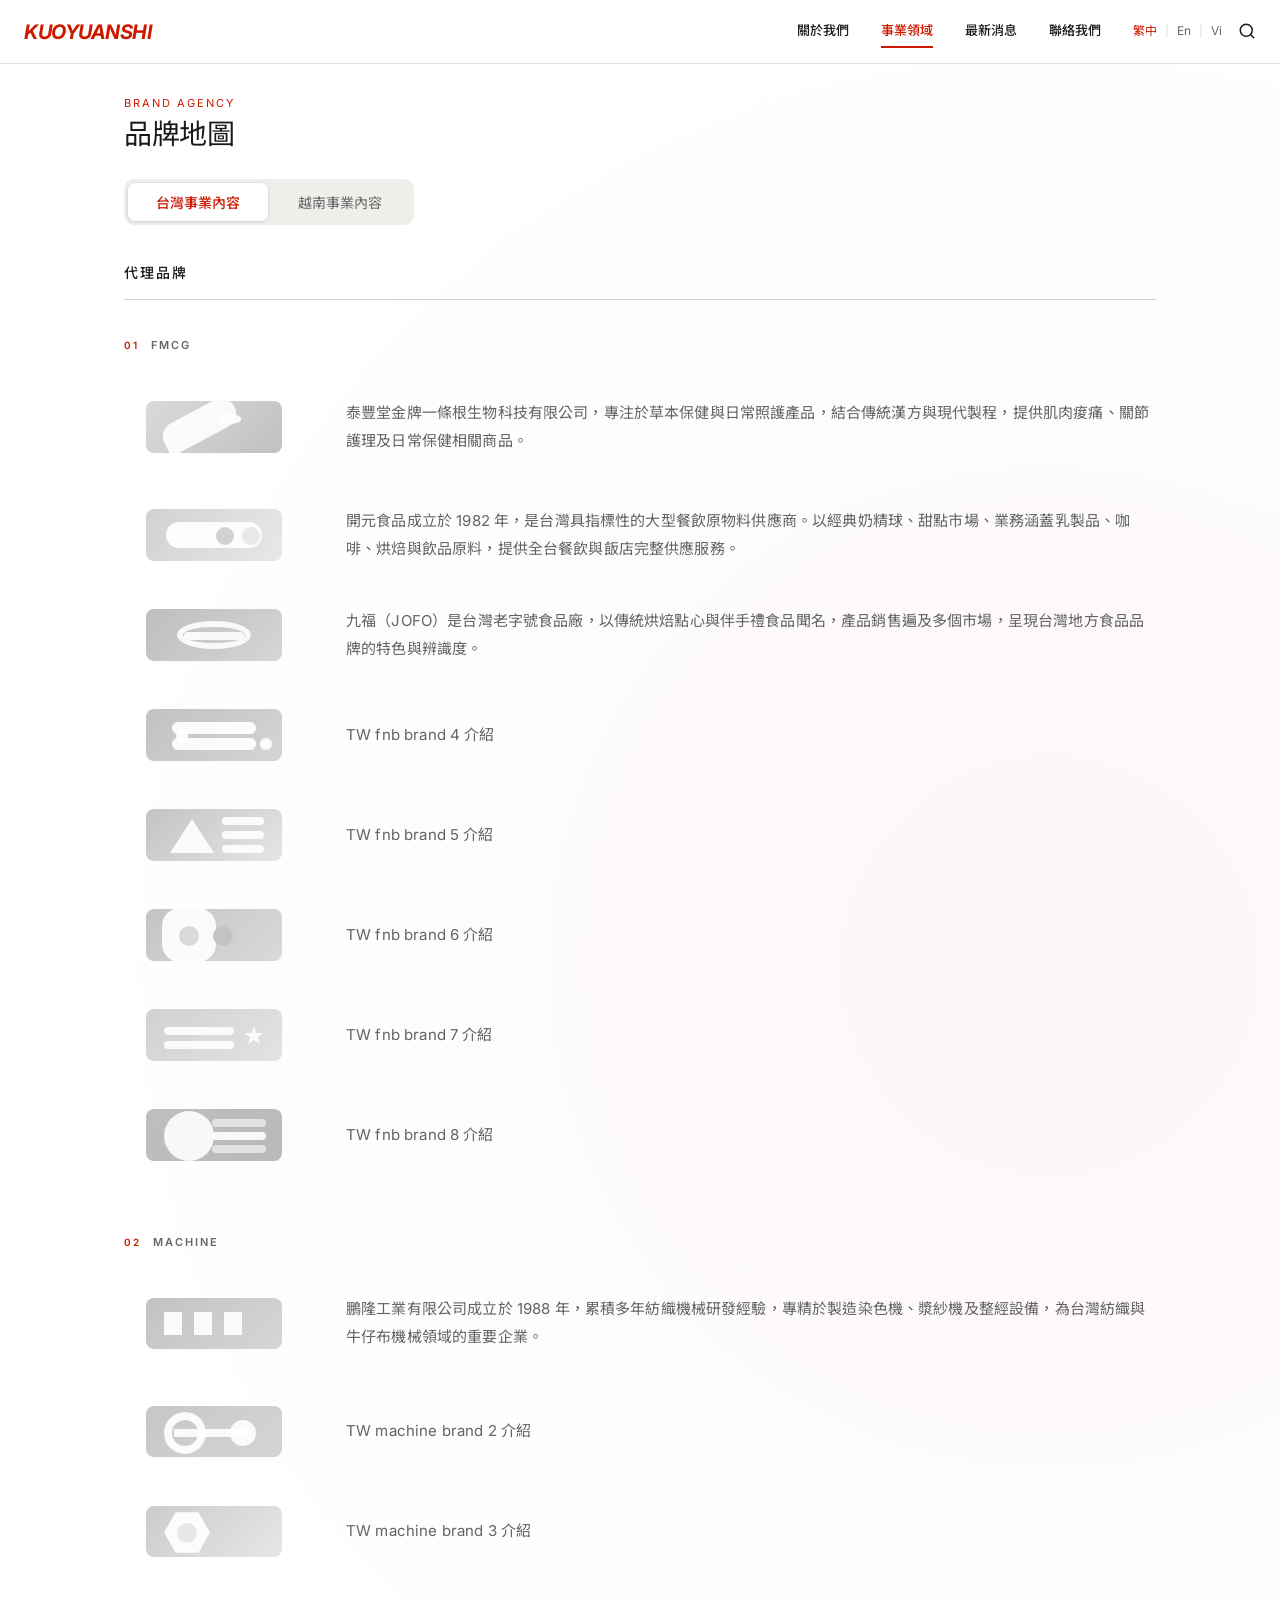
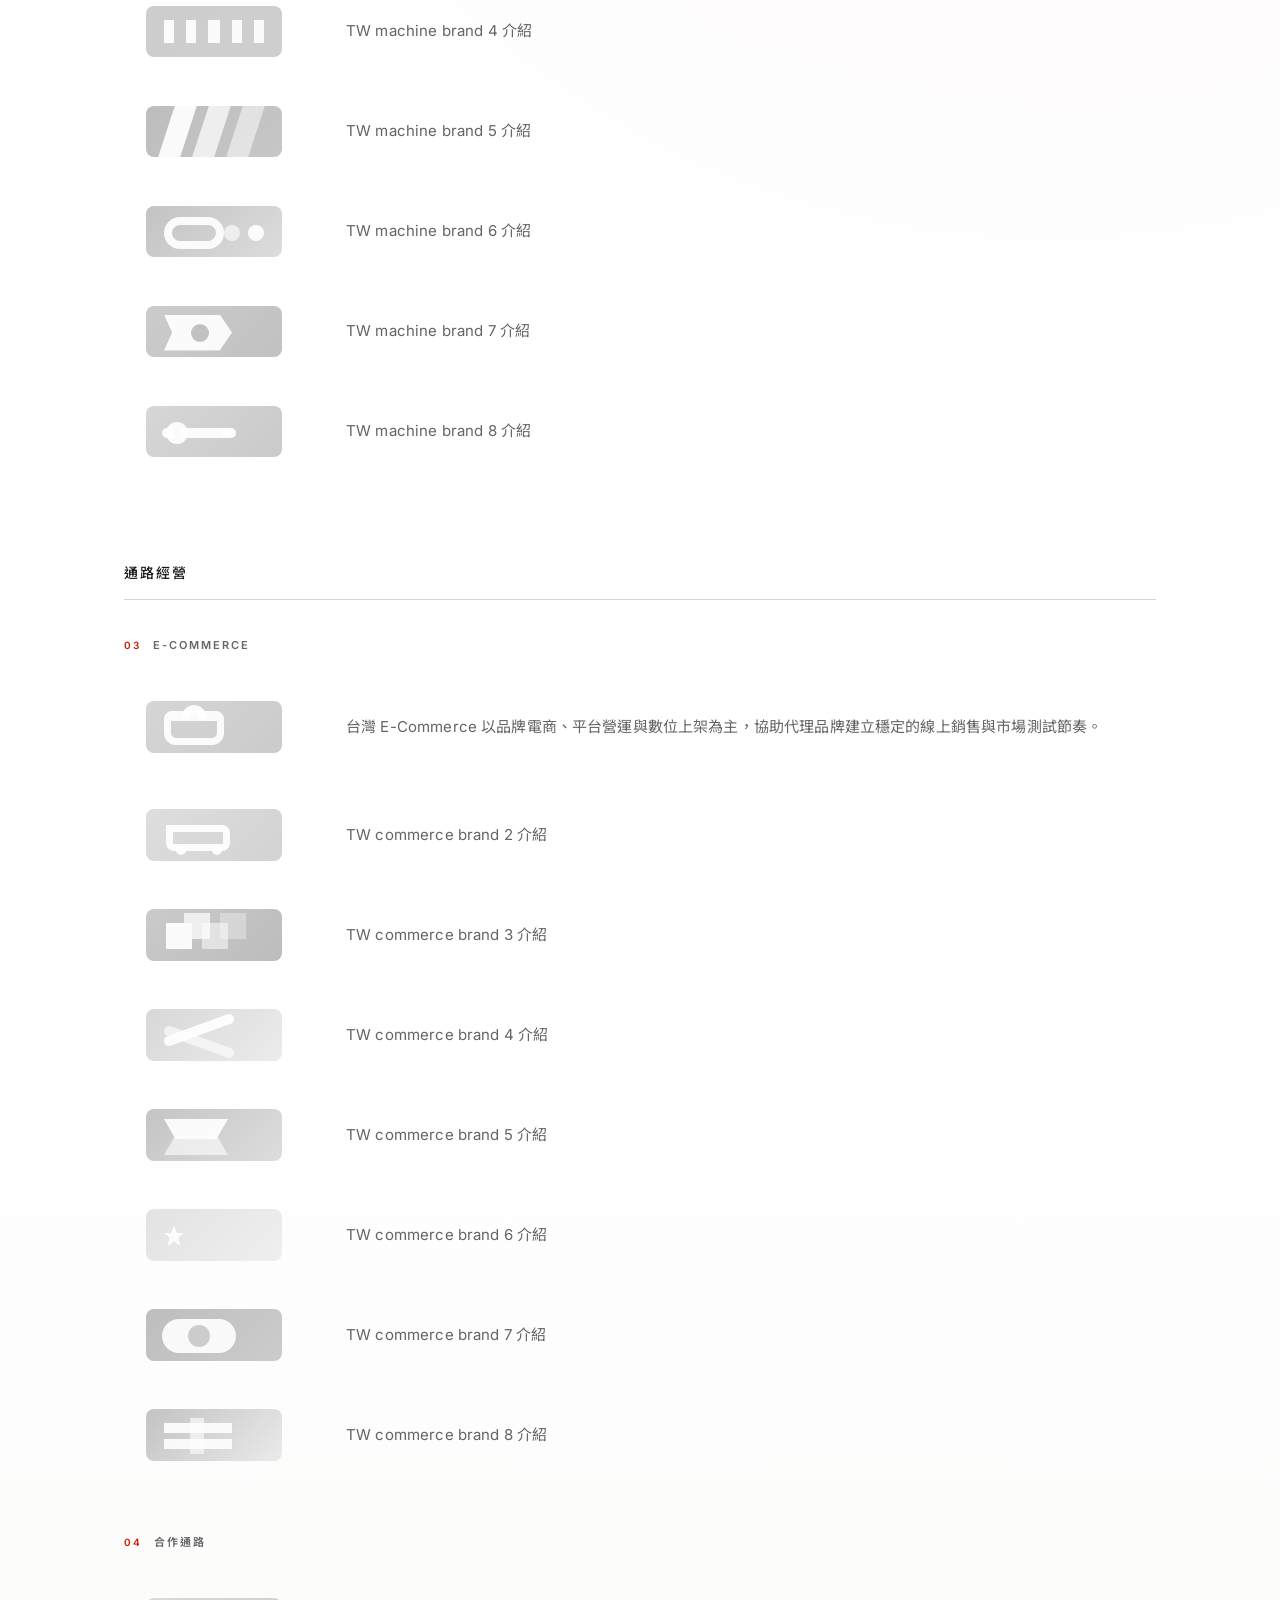
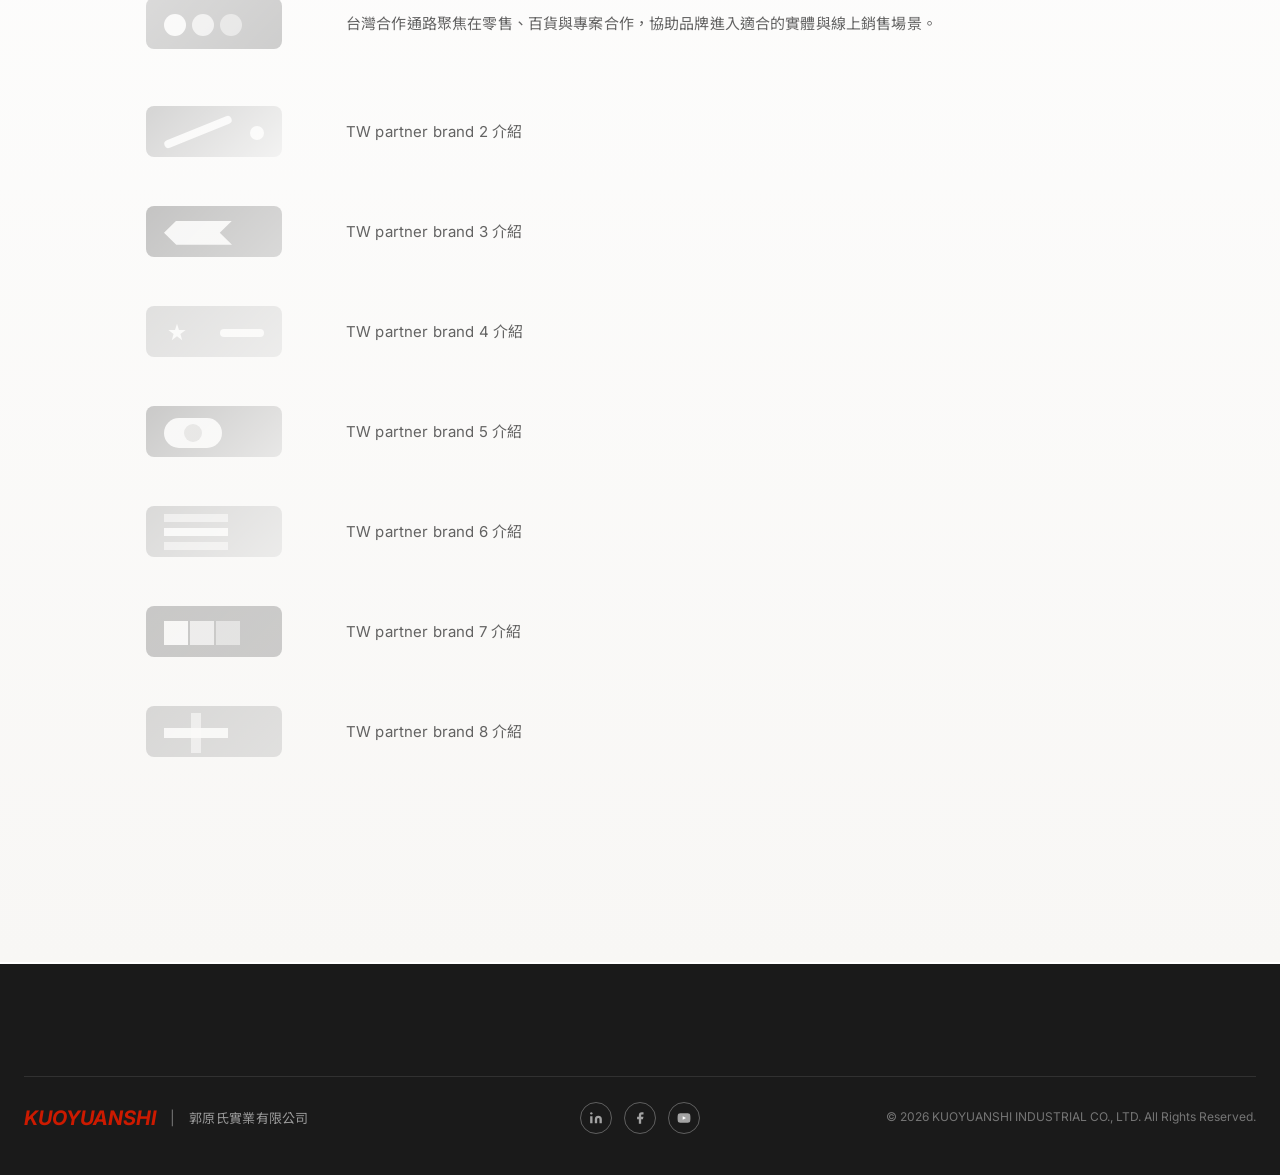
<file: brand-agency.html>
<!DOCTYPE html>
<html lang="zh-TW">
<head>
  <meta charset="UTF-8">
  <meta http-equiv="X-UA-Compatible" content="IE=edge">
  <meta name="viewport" content="width=device-width,initial-scale=1.0,minimum-scale=1.0">
  <title>品牌地圖 | 郭原氏工業股份有限公司</title>
  <meta name="description" content="郭原氏工業品牌地圖頁面。以品牌 Logo 版圖整理代理品牌與通路經營的布局。">
  <link rel="preconnect" href="https://fonts.googleapis.com">
  <link rel="preconnect" href="https://fonts.gstatic.com" crossorigin>
  <link href="https://fonts.googleapis.com/css2?family=Inter:wght@300;400;500;600;700&family=Noto+Sans+TC:wght@300;400;500&family=Noto+Serif+TC:wght@300;400&display=swap" rel="stylesheet">
  <link rel="stylesheet" href="style.css?v=67">
</head>
<body>

<header class="hdr">
  <div class="hdr-inner">
    <a href="index.html" class="hdr-logo">KUOYUANSHI</a>
    <nav class="hdr-nav">
      <a href="about.html" class="nav-link">關於我們</a>
      <a href="business.html" class="nav-link active">事業領域</a>
      <a href="news.html" class="nav-link">最新消息</a>
      <a href="contact.html" class="nav-link">聯絡我們</a>
    </nav>
    <div class="hdr-tools">
      <div class="lang-sw">
        <a href="#" class="active">繁中</a>
        <span class="lang-sep">|</span>
        <a href="#">En</a>
        <span class="lang-sep">|</span>
        <a href="#">Vi</a>
      </div>
      <button class="ico-search" aria-label="搜尋">
        <svg viewBox="0 0 24 24" fill="none" stroke="currentColor" stroke-width="2" stroke-linecap="round" stroke-linejoin="round"><circle cx="11" cy="11" r="8"/><line x1="21" y1="21" x2="16.65" y2="16.65"/></svg>
      </button>
      <button class="btn-menu" id="btn-menu" aria-label="選單" aria-expanded="false">
        <span></span><span></span><span></span>
      </button>
    </div>
  </div>
  <nav class="mob-nav" id="mob-nav">
    <a href="about.html">關於我們</a>
    <a href="business.html" class="active">事業領域</a>
    <a href="news.html">最新消息</a>
    <a href="contact.html">聯絡我們</a>
  </nav>
</header>

<main class="bd-list-page" style="margin-top: var(--hdr-h);">
  <section class="bd-list-hero">
    <div class="inner bd-list-inner">
      <div class="bd-list-heading">
        <p class="sect-label" data-bmap-text="page_label_en">BRAND AGENCY</p>
        <h1 data-bmap-text="page_heading_zh">品牌地圖</h1>
      </div>

      <div class="bd-list-tabs" role="tablist" aria-label="市場事業內容切換">
        <button class="bd-list-tab is-active" id="bd-list-tab-tw" type="button" role="tab" aria-selected="true" aria-controls="bd-list-panel-tw" data-region-tab="tw" data-bmap-text="tab_tw_label">
          台灣事業內容
        </button>
        <button class="bd-list-tab" id="bd-list-tab-vn" type="button" role="tab" aria-selected="false" aria-controls="bd-list-panel-vn" data-region-tab="vn" tabindex="-1" data-bmap-text="tab_vn_label">
          越南事業內容
        </button>
      </div>

      <div class="bd-list-panels" id="bd-list-panels"></div>
    </div>
  </section>
</main>

<script>
  (() => {
    const panelsRoot = document.getElementById('bd-list-panels');
    const tabs = Array.from(document.querySelectorAll('[data-region-tab]'));

    const regions = [
      { key: 'tw', labelKey: 'tab_tw_label', label: '台灣事業內容' },
      { key: 'vn', labelKey: 'tab_vn_label', label: '越南事業內容' }
    ];

    const clusters = [
      {
        key: 'brand',
        titleKey: 'cluster_brand_title',
        title: '代理品牌',
        accent: 'red',
        categories: [
          { key: 'fnb', titleKey: 'fnb_title', title: 'FMCG', markClass: 'bd-logo-fnb' },
          { key: 'machine', titleKey: 'machine_title', title: 'Machine', markClass: 'bd-logo-machine' }
        ]
      },
      {
        key: 'channel',
        titleKey: 'cluster_channel_title',
        title: '通路經營',
        accent: 'blue',
        categories: [
          { key: 'commerce', titleKey: 'commerce_title', title: 'E-Commerce', markClass: 'bd-logo-commerce' },
          { key: 'partner', titleKey: 'partner_title', title: '合作通路', markClass: 'bd-logo-partner' }
        ]
      }
    ];

    const descriptions = {
      tw: {
        fnb: [
          '泰豐堂金牌一條根生物科技有限公司，專注於草本保健與日常照護產品，結合傳統漢方與現代製程，提供肌肉痠痛、關節護理及日常保健相關商品。',
          '開元食品成立於 1982 年，是台灣具指標性的大型餐飲原物料供應商。以經典奶精球、甜點市場、業務涵蓋乳製品、咖啡、烘焙與飲品原料，提供全台餐飲與飯店完整供應服務。',
          '九福（JOFO）是台灣老字號食品廠，以傳統烘焙點心與伴手禮食品聞名，產品銷售遍及多個市場，呈現台灣地方食品品牌的特色與辨識度。'
        ],
        machine: [
          '鵬隆工業有限公司成立於 1988 年，累積多年紡織機械研發經驗，專精於製造染色機、漿紗機及整經設備，為台灣紡織與牛仔布機械領域的重要企業。'
        ],
        commerce: [
          '台灣 E-Commerce 以品牌電商、平台營運與數位上架為主，協助代理品牌建立穩定的線上銷售與市場測試節奏。'
        ],
        partner: [
          '台灣合作通路聚焦在零售、百貨與專案合作，協助品牌進入適合的實體與線上銷售場景。'
        ]
      },
      vn: {
        fnb: [
          '越南 FMCG 代理內容以具市場潛力的食品、飲品與日常消費品牌為主，評估通路適配、品牌定位與在地銷售模式。',
          '針對越南市場的消費品代理，協助品牌從產品測試、通路洽談到上市節奏建立，降低跨境進入成本。',
          '以區域市場需求為基礎，篩選適合越南消費者與通路結構的品牌組合。'
        ],
        machine: [
          '越南 Machine 代理內容聚焦產業設備與工業供應鏈，協助台灣製造品牌對接越南在地需求與合作夥伴。'
        ],
        commerce: [
          'VN E-Commerce 介紹，協助品牌建立越南線上通路、商品上架、銷售測試與平台營運流程。'
        ],
        partner: [
          'VN Partner 介紹，聚焦越南在地代理、通路拓展與市場合作關係。'
        ]
      }
    };

    const descriptionFor = (regionKey, categoryKey, index) => {
      const list = descriptions[regionKey] && descriptions[regionKey][categoryKey];
      if (list && list[index]) return list[index];
      return `${regionKey === 'tw' ? 'TW' : 'VN'} ${categoryKey} brand ${index + 1} 介紹`;
    };

    const logoItems = (regionKey, category) => Array.from({ length: 8 }, (_, index) => {
      const number = index + 1;
      const row = document.createElement('li');
      row.className = 'bd-list-brand-row bd-logo-card';
      row.setAttribute('aria-label', `${regionKey === 'tw' ? '台灣' : '越南'} ${category.title} 品牌 ${number}`);
      row.dataset.bmapLogo = `${regionKey}_${category.key}_logo${number}_image_url`;
      row.dataset.bmapLogoFile = `${regionKey}_${category.key}_logo${number}_image_file`;

      const fallback = document.createElement('span');
      fallback.className = `bd-logo-mark ${category.markClass}-${number}`;

      const copy = document.createElement('p');
      copy.className = 'bd-list-brand-copy';
      copy.dataset.bmapText = `${regionKey}_${category.key}_logo${number}_description`;
      copy.textContent = descriptionFor(regionKey, category.key, index);

      row.append(fallback, copy);
      return row;
    });

    const createCategory = (regionKey, category) => {
      const article = document.createElement('article');
      article.className = 'bd-list-category bd-logo-lane';

      const title = document.createElement('h4');
      title.className = 'bd-list-category-title';
      title.dataset.bmapText = category.titleKey;
      title.textContent = category.title;

      const logos = document.createElement('ul');
      logos.className = 'bd-list-brand-list';
      logos.setAttribute('aria-label', `${category.title} 品牌介紹`);
      logoItems(regionKey, category).forEach((item) => logos.appendChild(item));

      article.append(title, logos);
      return article;
    };

    const createCluster = (regionKey, cluster) => {
      const section = document.createElement('section');
      section.className = `bd-list-cluster bd-cluster-board bd-cluster-board-${cluster.key} bd-list-cluster-${cluster.accent}`;

      const header = document.createElement('header');
      header.className = 'bd-list-cluster-head bd-cluster-head';

      const title = document.createElement('h3');
      title.className = 'bd-list-cluster-title bd-cluster-title';
      title.dataset.bmapText = cluster.titleKey;
      title.textContent = cluster.title;

      header.appendChild(title);

      const list = document.createElement('div');
      list.className = 'bd-list-category-list';
      cluster.categories.forEach((category) => list.appendChild(createCategory(regionKey, category)));

      section.append(header, list);
      return section;
    };

    const createPanel = (region, index) => {
      const panel = document.createElement('section');
      panel.className = `bd-list-panel bd-region-panel${index === 0 ? ' is-active' : ''}`;
      panel.id = `bd-list-panel-${region.key}`;
      panel.setAttribute('role', 'tabpanel');
      panel.setAttribute('aria-labelledby', `bd-list-tab-${region.key}`);
      panel.dataset.regionPanel = region.key;
      if (index !== 0) panel.hidden = true;

      const sectionList = document.createElement('div');
      sectionList.className = 'bd-list-section-list';
      clusters.forEach((cluster) => sectionList.appendChild(createCluster(region.key, cluster)));

      panel.appendChild(sectionList);
      return panel;
    };

    regions.forEach((region, index) => panelsRoot.appendChild(createPanel(region, index)));

    const panels = Array.from(document.querySelectorAll('[data-region-panel]'));
    const activateRegion = (region) => {
      tabs.forEach((tab) => {
        const isActive = tab.dataset.regionTab === region;
        tab.classList.toggle('is-active', isActive);
        tab.setAttribute('aria-selected', String(isActive));
        tab.tabIndex = isActive ? 0 : -1;
      });

      panels.forEach((panel) => {
        const isActive = panel.dataset.regionPanel === region;
        panel.classList.toggle('is-active', isActive);
        panel.hidden = !isActive || panel.hasAttribute('data-bmap-empty');
      });
    };

    tabs.forEach((tab, index) => {
      tab.addEventListener('click', () => activateRegion(tab.dataset.regionTab));
      tab.addEventListener('keydown', (event) => {
        if (event.key !== 'ArrowRight' && event.key !== 'ArrowLeft') return;
        event.preventDefault();
        const direction = event.key === 'ArrowRight' ? 1 : -1;
        const nextIndex = (index + direction + tabs.length) % tabs.length;
        tabs[nextIndex].focus();
        activateRegion(tabs[nextIndex].dataset.regionTab);
      });
    });

    activateRegion('tw');
  })();
</script>
<footer class="ftr">
  <div class="inner ftr-body">
    <div class="ftr-nav">
      <div class="ftr-col" style="display:none" data-ftr-col="1">
        <h3>關於我們</h3>
        <ul class="ftr-list">
          <li><a href="about.html#corporate-profile">公司理念</a></li>
          <li><a href="about.html#president-message">董事長致詞</a></li>
          <li><a href="about.html#history">公司歷程</a></li>
          <li><a href="about.html#related-information">ESG 報告</a></li>
        </ul>
      </div>
      <div class="ftr-col" style="display:none" data-ftr-col="2">
        <h3>事業領域</h3>
        <ul class="ftr-list">
          <li><a href="#">工具機代理</a></li>
          <li><a href="#">品牌代理</a></li>
          <li><a href="#">電商營運</a></li>
          <li><a href="#">社區共融</a></li>
        </ul>
      </div>
      <div class="ftr-col" style="display:none" data-ftr-col="3">
        <h3>品牌事業</h3>
        <ul class="ftr-list">
          <li><a href="#">CoGrow 電商</a></li>
          <li><a href="#">Aramomart</a></li>
          <li><a href="#">越南分公司</a></li>
          <li><a href="#">合作夥伴</a></li>
        </ul>
      </div>
      <div class="ftr-col" style="display:none" data-ftr-col="4">
        <h3>聯絡資訊</h3>
        <ul class="ftr-list">
          <li><a href="contact.html" data-ftr="contact-link">聯絡我們</a></li>
          <li><a href="#" data-ftr="address-tw">台灣總部：台北市</a></li>
          <li><a href="#" data-ftr="address-vn">越南辦事處：河內市</a></li>
          <li><a href="#" data-ftr="email">info@kuoyuanshi.com</a></li>
        </ul>
      </div>
    </div>
    <div class="ftr-bottom">
      <div class="ftr-brand">
        <span class="ftr-logo">KUOYUANSHI</span>
        <span class="ftr-brand-sep" aria-hidden="true">|</span>
        <span class="ftr-brand-company" data-ftr="brand-company-name">郭原氏實業有限公司</span>
      </div>
      <div class="ftr-social">
        <a href="#" class="soc-link" aria-label="LinkedIn" data-ftr="linkedin"><svg width="14" height="14" viewBox="0 0 24 24" fill="currentColor"><path d="M16 8a6 6 0 016 6v7h-4v-7a2 2 0 00-2-2 2 2 0 00-2 2v7h-4v-7a6 6 0 016-6zM2 9h4v12H2z"/><circle cx="4" cy="4" r="2"/></svg></a>
        <a href="#" class="soc-link" aria-label="Facebook" data-ftr="facebook"><svg width="14" height="14" viewBox="0 0 24 24" fill="currentColor"><path d="M18 2h-3a5 5 0 00-5 5v3H7v4h3v8h4v-8h3l1-4h-4V7a1 1 0 011-1h3z"/></svg></a>
        <a href="#" class="soc-link" aria-label="YouTube" data-ftr="youtube"><svg width="14" height="14" viewBox="0 0 24 24" fill="currentColor"><path d="M22.54 6.42a2.78 2.78 0 00-1.95-1.96C18.88 4 12 4 12 4s-6.88 0-8.59.46a2.78 2.78 0 00-1.95 1.96A29 29 0 001 12a29 29 0 00.46 5.58A2.78 2.78 0 003.41 19.6C5.12 20 12 20 12 20s6.88 0 8.59-.46a2.78 2.78 0 001.95-1.95A29 29 0 0023 12a29 29 0 00-.46-5.58z"/><polygon fill="white" points="9.75 15.02 15.5 12 9.75 8.98 9.75 15.02"/></svg></a>
      </div>
      <p class="ftr-copy" data-ftr="copyright">© 2026 KUOYUANSHI INDUSTRIAL CO., LTD. All Rights Reserved.</p>
    </div>
  </div>
</footer>

<script src="main.js"></script>
<script src="metaobjects.js?v=20260813b"></script>
</body>
</html>
</file>
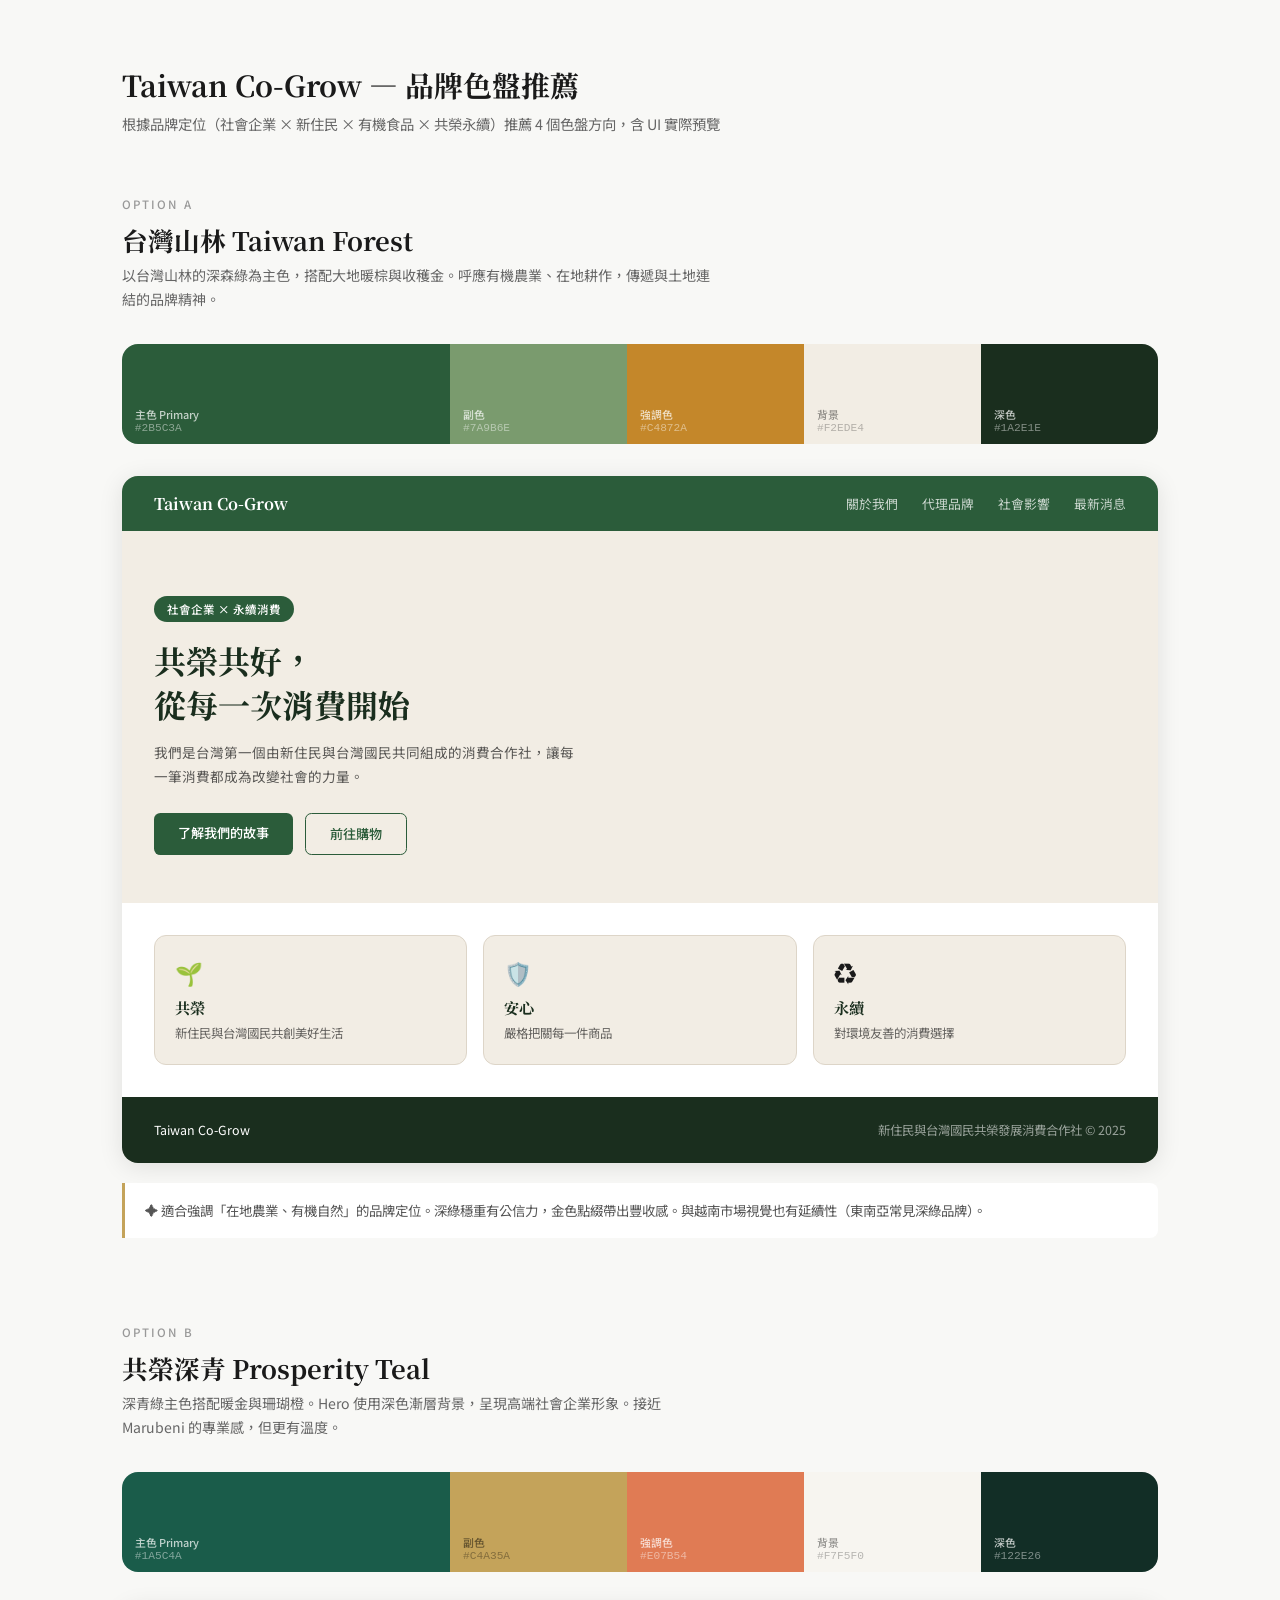
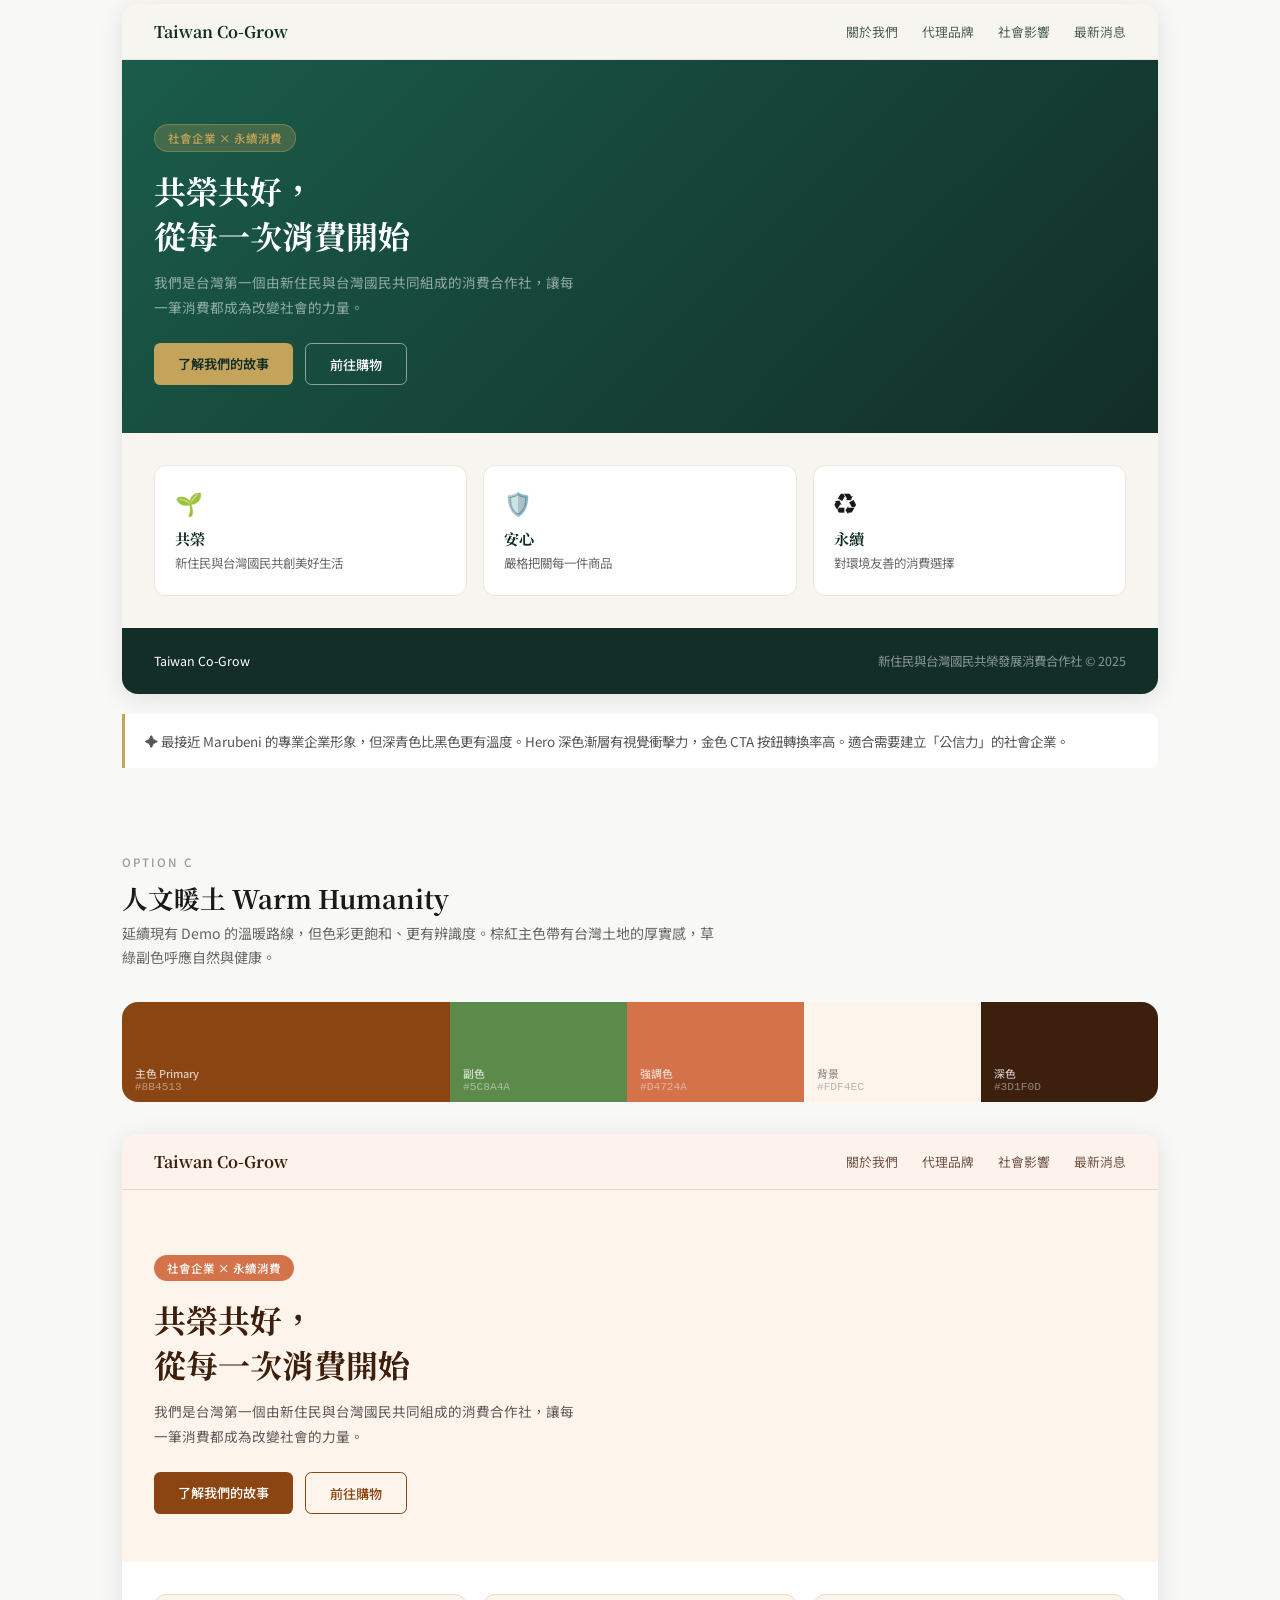
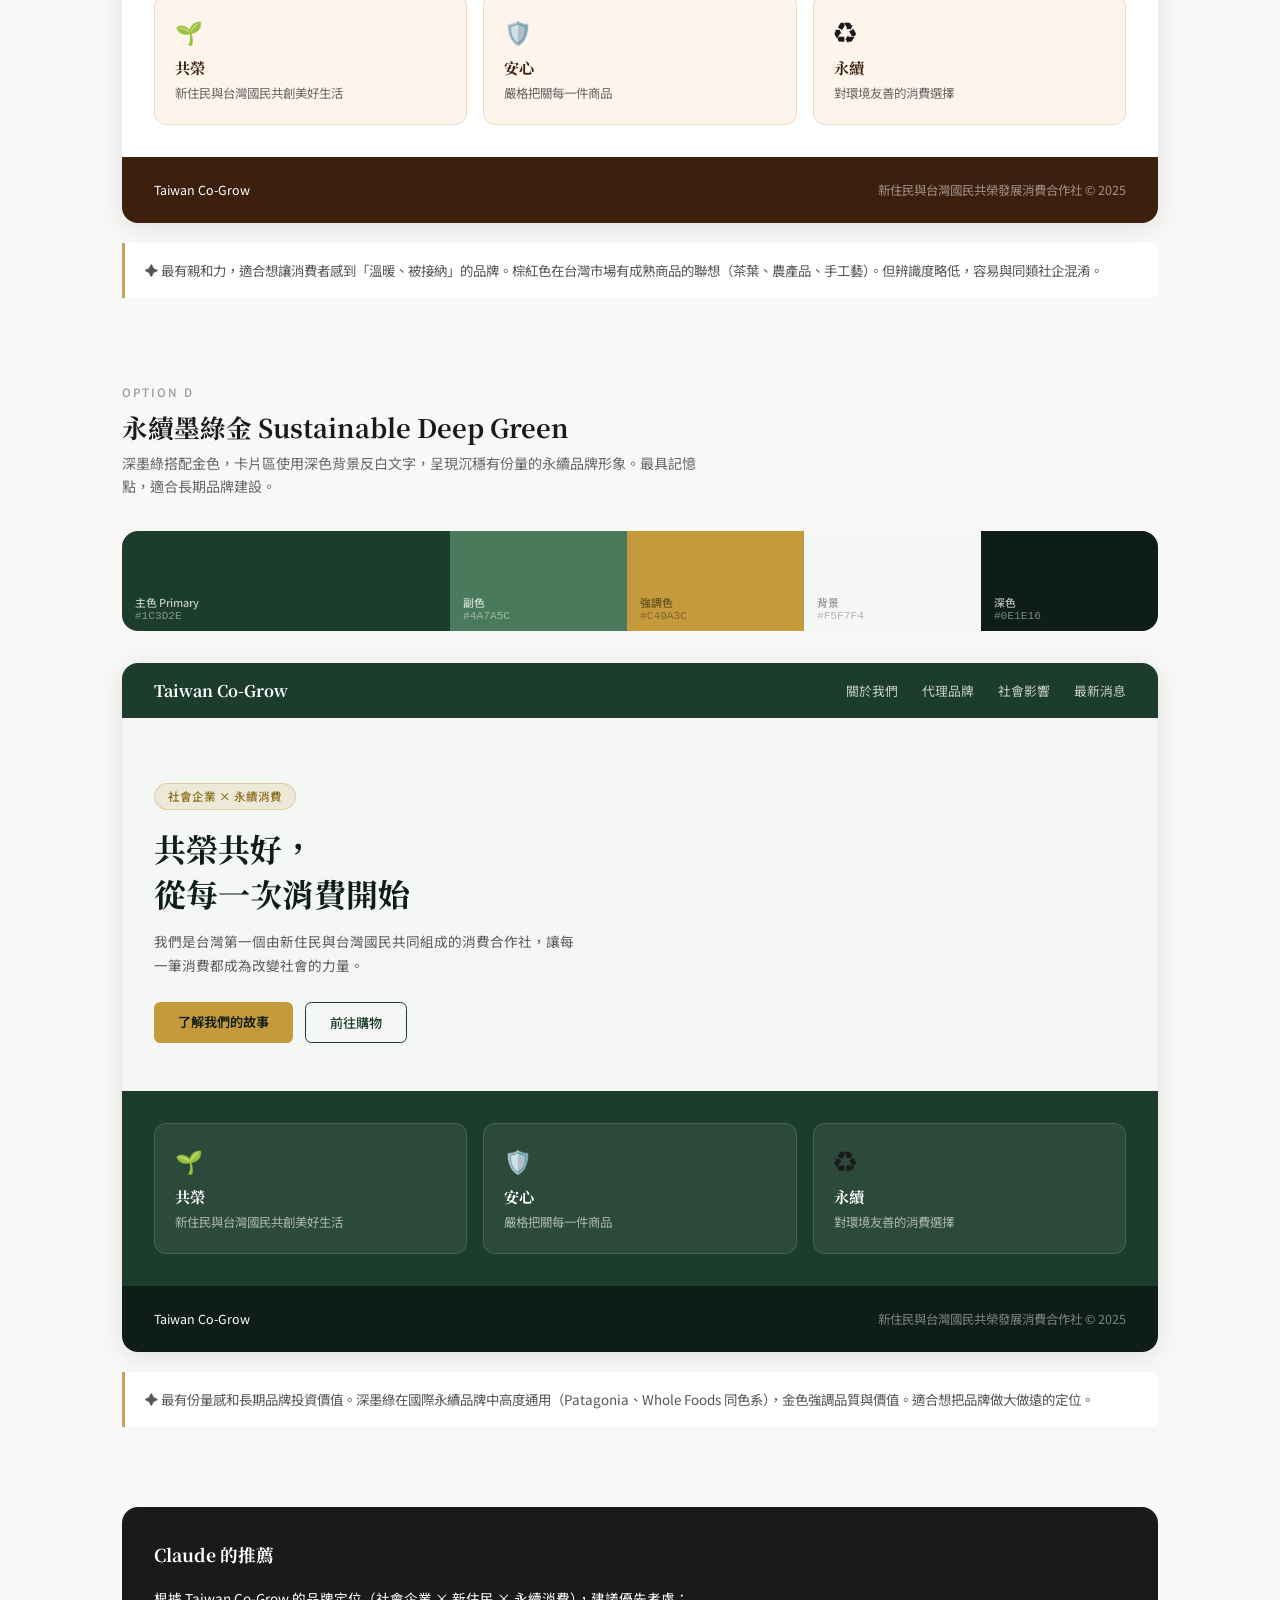
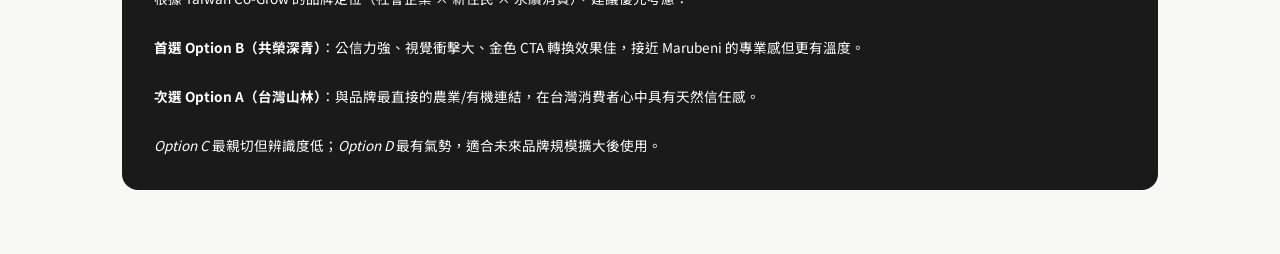
<file: color-palette.html>
<!DOCTYPE html>
<html lang="zh-TW">
<head>
<meta charset="UTF-8">
<meta name="viewport" content="width=device-width, initial-scale=1.0">
<title>Taiwan Co-Grow — 品牌色盤推薦</title>
<link href="https://fonts.googleapis.com/css2?family=Noto+Serif+TC:wght@400;700&family=Noto+Sans+TC:wght@300;400;500&display=swap" rel="stylesheet">
<style>
* { margin:0; padding:0; box-sizing:border-box; }
body { font-family:'Noto Sans TC',sans-serif; background:#F8F8F6; color:#1A1A1A; }

/* Layout */
.page { max-width:1100px; margin:0 auto; padding:4rem 2rem; }
h1 { font-family:'Noto Serif TC',serif; font-size:1.8rem; margin-bottom:0.5rem; }
.subtitle { color:#666; font-size:0.9rem; margin-bottom:3.5rem; }

.palette-section { margin-bottom:5rem; }
.palette-label {
    display:inline-block; font-size:0.72rem; font-weight:500;
    letter-spacing:0.18em; text-transform:uppercase;
    color:#999; margin-bottom:0.6rem;
}
.palette-name {
    font-family:'Noto Serif TC',serif; font-size:1.6rem; font-weight:700;
    margin-bottom:0.4rem;
}
.palette-desc { font-size:0.88rem; color:#666; margin-bottom:2rem; line-height:1.7; max-width:600px; }

/* Color swatches */
.swatches { display:flex; gap:0; border-radius:1rem; overflow:hidden; margin-bottom:2rem; height:100px; }
.swatch { flex:1; display:flex; flex-direction:column; justify-content:flex-end; padding:0.6rem 0.8rem; }
.swatch-name { font-size:0.68rem; font-weight:500; opacity:0.8; }
.swatch-hex { font-size:0.7rem; opacity:0.65; font-family:monospace; }

/* UI Preview */
.ui-preview {
    border-radius:1rem; overflow:hidden;
    box-shadow:0 4px 24px rgba(0,0,0,0.1);
}
.ui-nav { padding:1rem 2rem; display:flex; justify-content:space-between; align-items:center; }
.ui-nav-logo { font-family:'Noto Serif TC',serif; font-size:1rem; font-weight:700; }
.ui-nav-links { display:flex; gap:1.5rem; font-size:0.8rem; opacity:0.75; }
.ui-hero { padding:4rem 2rem 3rem; }
.ui-hero-tag { display:inline-block; font-size:0.72rem; padding:0.3rem 0.8rem; border-radius:2rem; margin-bottom:1rem; font-weight:500; }
.ui-hero-title { font-family:'Noto Serif TC',serif; font-size:2rem; font-weight:700; line-height:1.4; margin-bottom:0.8rem; }
.ui-hero-sub { font-size:0.85rem; line-height:1.8; opacity:0.7; margin-bottom:1.5rem; max-width:420px; }
.ui-btns { display:flex; gap:0.75rem; }
.ui-btn { padding:0.65rem 1.5rem; border-radius:0.4rem; font-size:0.82rem; font-weight:500; cursor:default; }
.ui-cards { display:grid; grid-template-columns:repeat(3,1fr); gap:1rem; padding:2rem; }
.ui-card { border-radius:0.75rem; padding:1.25rem; }
.ui-card-icon { font-size:1.4rem; margin-bottom:0.6rem; }
.ui-card-title { font-family:'Noto Serif TC',serif; font-size:0.95rem; font-weight:700; margin-bottom:0.3rem; }
.ui-card-text { font-size:0.78rem; line-height:1.7; opacity:0.65; }
.ui-footer { padding:1.5rem 2rem; display:flex; justify-content:space-between; font-size:0.78rem; opacity:0.6; }

/* ══════════════════════════════════
   PALETTE A — 台灣山林
   ══════════════════════════════════ */
.a-primary   { background:#2B5C3A; }
.a-secondary { background:#7A9B6E; }
.a-accent    { background:#C4872A; }
.a-light     { background:#F2EDE4; }
.a-dark      { background:#1A2E1E; }

.a-ui { background:#F2EDE4; }
.a-ui .ui-nav { background:#2B5C3A; color:white; }
.a-ui .ui-hero { background:#F2EDE4; }
.a-ui .ui-hero-tag { background:#2B5C3A; color:white; }
.a-ui .ui-hero-title { color:#1A2E1E; }
.a-ui .ui-btn-primary { background:#2B5C3A; color:white; border:none; }
.a-ui .ui-btn-outline { background:transparent; color:#2B5C3A; border:1.5px solid #2B5C3A; }
.a-ui .ui-cards { background:white; }
.a-ui .ui-card { background:#F2EDE4; border:1px solid #DDD5C8; }
.a-ui .ui-card-title { color:#1A2E1E; }
.a-ui .ui-footer { background:#1A2E1E; color:white; opacity:1; }
.a-ui .ui-footer span { opacity:0.55; }

/* ══════════════════════════════════
   PALETTE B — 共榮深青
   ══════════════════════════════════ */
.b-primary   { background:#1A5C4A; }
.b-secondary { background:#C4A35A; }
.b-accent    { background:#E07B54; }
.b-light     { background:#F7F5F0; }
.b-dark      { background:#122E26; }

.b-ui { background:#F7F5F0; }
.b-ui .ui-nav { background:#F7F5F0; border-bottom:1px solid #E8E4DC; color:#122E26; }
.b-ui .ui-hero { background:linear-gradient(135deg,#1A5C4A 0%,#122E26 100%); color:white; }
.b-ui .ui-hero-tag { background:rgba(196,163,90,0.25); color:#C4A35A; border:1px solid rgba(196,163,90,0.4); }
.b-ui .ui-hero-title { color:white; }
.b-ui .ui-hero-sub { color:rgba(255,255,255,0.75); }
.b-ui .ui-btn-primary { background:#C4A35A; color:#122E26; border:none; font-weight:600; }
.b-ui .ui-btn-outline { background:transparent; color:white; border:1.5px solid rgba(255,255,255,0.5); }
.b-ui .ui-cards { background:#F7F5F0; }
.b-ui .ui-card { background:white; border:1px solid #EAE6DE; }
.b-ui .ui-card-title { color:#122E26; }
.b-ui .ui-footer { background:#122E26; color:white; opacity:1; }
.b-ui .ui-footer span { opacity:0.5; }

/* ══════════════════════════════════
   PALETTE C — 人文暖土
   ══════════════════════════════════ */
.c-primary   { background:#8B4513; }
.c-secondary { background:#5C8A4A; }
.c-accent    { background:#D4724A; }
.c-light     { background:#FDF4EC; }
.c-dark      { background:#3D1F0D; }

.c-ui { background:#FDF4EC; }
.c-ui .ui-nav { background:rgba(253,244,236,0.95); border-bottom:1px solid #EDD9C8; color:#3D1F0D; }
.c-ui .ui-hero { background:#FDF4EC; }
.c-ui .ui-hero-tag { background:#D4724A; color:white; }
.c-ui .ui-hero-title { color:#3D1F0D; }
.c-ui .ui-btn-primary { background:#8B4513; color:white; border:none; }
.c-ui .ui-btn-outline { background:transparent; color:#8B4513; border:1.5px solid #8B4513; }
.c-ui .ui-cards { background:white; }
.c-ui .ui-card { background:#FDF4EC; border:1px solid #EDD9C8; }
.c-ui .ui-card-title { color:#3D1F0D; }
.c-ui .ui-footer { background:#3D1F0D; color:white; opacity:1; }
.c-ui .ui-footer span { opacity:0.5; }

/* ══════════════════════════════════
   PALETTE D — 永續墨綠金
   ══════════════════════════════════ */
.d-primary   { background:#1C3D2E; }
.d-secondary { background:#4A7A5C; }
.d-accent    { background:#C49A3C; }
.d-light     { background:#F5F7F4; }
.d-dark      { background:#0E1E16; }

.d-ui { background:#F5F7F4; }
.d-ui .ui-nav { background:#1C3D2E; color:white; }
.d-ui .ui-hero { background:#F5F7F4; }
.d-ui .ui-hero-tag { background:rgba(196,154,60,0.15); color:#8A6B1A; border:1px solid rgba(196,154,60,0.35); }
.d-ui .ui-hero-title { color:#0E1E16; }
.d-ui .ui-btn-primary { background:#C49A3C; color:#0E1E16; border:none; font-weight:600; }
.d-ui .ui-btn-outline { background:transparent; color:#1C3D2E; border:1.5px solid #1C3D2E; }
.d-ui .ui-cards { background:#1C3D2E; }
.d-ui .ui-card { background:rgba(255,255,255,0.07); border:1px solid rgba(255,255,255,0.12); }
.d-ui .ui-card-title { color:white; }
.d-ui .ui-card-text { color:rgba(255,255,255,0.6) !important; opacity:1 !important; }
.d-ui .ui-card-icon { filter:grayscale(0); }
.d-ui .ui-footer { background:#0E1E16; color:white; opacity:1; }
.d-ui .ui-footer span { opacity:0.45; }

/* Comparison note */
.note {
    background:white; border-left:3px solid #C4A35A;
    padding:1rem 1.25rem; border-radius:0 0.5rem 0.5rem 0;
    font-size:0.84rem; line-height:1.7; color:#555;
    margin-top:1.25rem;
}
</style>
</head>
<body>
<div class="page">

<h1>Taiwan Co-Grow — 品牌色盤推薦</h1>
<p class="subtitle">根據品牌定位（社會企業 × 新住民 × 有機食品 × 共榮永續）推薦 4 個色盤方向，含 UI 實際預覽</p>

<!-- ── PALETTE A ── -->
<div class="palette-section">
    <div class="palette-label">Option A</div>
    <div class="palette-name">台灣山林 Taiwan Forest</div>
    <div class="palette-desc">以台灣山林的深森綠為主色，搭配大地暖棕與收穫金。呼應有機農業、在地耕作，傳遞與土地連結的品牌精神。</div>

    <div class="swatches">
        <div class="swatch a-primary" style="flex:2">
            <div class="swatch-name" style="color:rgba(255,255,255,0.9)">主色 Primary</div>
            <div class="swatch-hex" style="color:rgba(255,255,255,0.7)">#2B5C3A</div>
        </div>
        <div class="swatch a-secondary">
            <div class="swatch-name" style="color:rgba(255,255,255,0.9)">副色</div>
            <div class="swatch-hex" style="color:rgba(255,255,255,0.7)">#7A9B6E</div>
        </div>
        <div class="swatch a-accent">
            <div class="swatch-name" style="color:rgba(255,255,255,0.9)">強調色</div>
            <div class="swatch-hex" style="color:rgba(255,255,255,0.7)">#C4872A</div>
        </div>
        <div class="swatch a-light">
            <div class="swatch-name" style="color:rgba(0,0,0,0.5)">背景</div>
            <div class="swatch-hex" style="color:rgba(0,0,0,0.4)">#F2EDE4</div>
        </div>
        <div class="swatch a-dark">
            <div class="swatch-name" style="color:rgba(255,255,255,0.9)">深色</div>
            <div class="swatch-hex" style="color:rgba(255,255,255,0.7)">#1A2E1E</div>
        </div>
    </div>

    <div class="ui-preview a-ui">
        <div class="ui-nav">
            <div class="ui-nav-logo">Taiwan Co-Grow</div>
            <div class="ui-nav-links"><span>關於我們</span><span>代理品牌</span><span>社會影響</span><span>最新消息</span></div>
        </div>
        <div class="ui-hero">
            <span class="ui-hero-tag">社會企業 × 永續消費</span>
            <div class="ui-hero-title">共榮共好，<br>從每一次消費開始</div>
            <div class="ui-hero-sub">我們是台灣第一個由新住民與台灣國民共同組成的消費合作社，讓每一筆消費都成為改變社會的力量。</div>
            <div class="ui-btns">
                <div class="ui-btn ui-btn-primary">了解我們的故事</div>
                <div class="ui-btn ui-btn-outline">前往購物</div>
            </div>
        </div>
        <div class="ui-cards">
            <div class="ui-card"><div class="ui-card-icon">🌱</div><div class="ui-card-title">共榮</div><div class="ui-card-text">新住民與台灣國民共創美好生活</div></div>
            <div class="ui-card"><div class="ui-card-icon">🛡️</div><div class="ui-card-title">安心</div><div class="ui-card-text">嚴格把關每一件商品</div></div>
            <div class="ui-card"><div class="ui-card-icon">♻️</div><div class="ui-card-title">永續</div><div class="ui-card-text">對環境友善的消費選擇</div></div>
        </div>
        <div class="ui-footer">
            <div>Taiwan Co-Grow</div>
            <span>新住民與台灣國民共榮發展消費合作社 © 2025</span>
        </div>
    </div>
    <div class="note">✦ 適合強調「在地農業、有機自然」的品牌定位。深綠穩重有公信力，金色點綴帶出豐收感。與越南市場視覺也有延續性（東南亞常見深綠品牌）。</div>
</div>

<!-- ── PALETTE B ── -->
<div class="palette-section">
    <div class="palette-label">Option B</div>
    <div class="palette-name">共榮深青 Prosperity Teal</div>
    <div class="palette-desc">深青綠主色搭配暖金與珊瑚橙。Hero 使用深色漸層背景，呈現高端社會企業形象。接近 Marubeni 的專業感，但更有溫度。</div>

    <div class="swatches">
        <div class="swatch b-primary" style="flex:2">
            <div class="swatch-name" style="color:rgba(255,255,255,0.9)">主色 Primary</div>
            <div class="swatch-hex" style="color:rgba(255,255,255,0.7)">#1A5C4A</div>
        </div>
        <div class="swatch b-secondary">
            <div class="swatch-name" style="color:rgba(0,0,0,0.6)">副色</div>
            <div class="swatch-hex" style="color:rgba(0,0,0,0.5)">#C4A35A</div>
        </div>
        <div class="swatch b-accent">
            <div class="swatch-name" style="color:rgba(255,255,255,0.9)">強調色</div>
            <div class="swatch-hex" style="color:rgba(255,255,255,0.7)">#E07B54</div>
        </div>
        <div class="swatch b-light">
            <div class="swatch-name" style="color:rgba(0,0,0,0.5)">背景</div>
            <div class="swatch-hex" style="color:rgba(0,0,0,0.4)">#F7F5F0</div>
        </div>
        <div class="swatch b-dark">
            <div class="swatch-name" style="color:rgba(255,255,255,0.9)">深色</div>
            <div class="swatch-hex" style="color:rgba(255,255,255,0.7)">#122E26</div>
        </div>
    </div>

    <div class="ui-preview b-ui">
        <div class="ui-nav">
            <div class="ui-nav-logo">Taiwan Co-Grow</div>
            <div class="ui-nav-links"><span>關於我們</span><span>代理品牌</span><span>社會影響</span><span>最新消息</span></div>
        </div>
        <div class="ui-hero">
            <span class="ui-hero-tag">社會企業 × 永續消費</span>
            <div class="ui-hero-title">共榮共好，<br>從每一次消費開始</div>
            <div class="ui-hero-sub">我們是台灣第一個由新住民與台灣國民共同組成的消費合作社，讓每一筆消費都成為改變社會的力量。</div>
            <div class="ui-btns">
                <div class="ui-btn ui-btn-primary">了解我們的故事</div>
                <div class="ui-btn ui-btn-outline">前往購物</div>
            </div>
        </div>
        <div class="ui-cards">
            <div class="ui-card"><div class="ui-card-icon">🌱</div><div class="ui-card-title">共榮</div><div class="ui-card-text">新住民與台灣國民共創美好生活</div></div>
            <div class="ui-card"><div class="ui-card-icon">🛡️</div><div class="ui-card-title">安心</div><div class="ui-card-text">嚴格把關每一件商品</div></div>
            <div class="ui-card"><div class="ui-card-icon">♻️</div><div class="ui-card-title">永續</div><div class="ui-card-text">對環境友善的消費選擇</div></div>
        </div>
        <div class="ui-footer">
            <div>Taiwan Co-Grow</div>
            <span>新住民與台灣國民共榮發展消費合作社 © 2025</span>
        </div>
    </div>
    <div class="note">✦ 最接近 Marubeni 的專業企業形象，但深青色比黑色更有溫度。Hero 深色漸層有視覺衝擊力，金色 CTA 按鈕轉換率高。適合需要建立「公信力」的社會企業。</div>
</div>

<!-- ── PALETTE C ── -->
<div class="palette-section">
    <div class="palette-label">Option C</div>
    <div class="palette-name">人文暖土 Warm Humanity</div>
    <div class="palette-desc">延續現有 Demo 的溫暖路線，但色彩更飽和、更有辨識度。棕紅主色帶有台灣土地的厚實感，草綠副色呼應自然與健康。</div>

    <div class="swatches">
        <div class="swatch c-primary" style="flex:2">
            <div class="swatch-name" style="color:rgba(255,255,255,0.9)">主色 Primary</div>
            <div class="swatch-hex" style="color:rgba(255,255,255,0.7)">#8B4513</div>
        </div>
        <div class="swatch c-secondary">
            <div class="swatch-name" style="color:rgba(255,255,255,0.9)">副色</div>
            <div class="swatch-hex" style="color:rgba(255,255,255,0.7)">#5C8A4A</div>
        </div>
        <div class="swatch c-accent">
            <div class="swatch-name" style="color:rgba(255,255,255,0.9)">強調色</div>
            <div class="swatch-hex" style="color:rgba(255,255,255,0.7)">#D4724A</div>
        </div>
        <div class="swatch c-light">
            <div class="swatch-name" style="color:rgba(0,0,0,0.5)">背景</div>
            <div class="swatch-hex" style="color:rgba(0,0,0,0.4)">#FDF4EC</div>
        </div>
        <div class="swatch c-dark">
            <div class="swatch-name" style="color:rgba(255,255,255,0.9)">深色</div>
            <div class="swatch-hex" style="color:rgba(255,255,255,0.7)">#3D1F0D</div>
        </div>
    </div>

    <div class="ui-preview c-ui">
        <div class="ui-nav">
            <div class="ui-nav-logo">Taiwan Co-Grow</div>
            <div class="ui-nav-links"><span>關於我們</span><span>代理品牌</span><span>社會影響</span><span>最新消息</span></div>
        </div>
        <div class="ui-hero">
            <span class="ui-hero-tag">社會企業 × 永續消費</span>
            <div class="ui-hero-title">共榮共好，<br>從每一次消費開始</div>
            <div class="ui-hero-sub">我們是台灣第一個由新住民與台灣國民共同組成的消費合作社，讓每一筆消費都成為改變社會的力量。</div>
            <div class="ui-btns">
                <div class="ui-btn ui-btn-primary">了解我們的故事</div>
                <div class="ui-btn ui-btn-outline">前往購物</div>
            </div>
        </div>
        <div class="ui-cards">
            <div class="ui-card"><div class="ui-card-icon">🌱</div><div class="ui-card-title">共榮</div><div class="ui-card-text">新住民與台灣國民共創美好生活</div></div>
            <div class="ui-card"><div class="ui-card-icon">🛡️</div><div class="ui-card-title">安心</div><div class="ui-card-text">嚴格把關每一件商品</div></div>
            <div class="ui-card"><div class="ui-card-icon">♻️</div><div class="ui-card-title">永續</div><div class="ui-card-text">對環境友善的消費選擇</div></div>
        </div>
        <div class="ui-footer">
            <div>Taiwan Co-Grow</div>
            <span>新住民與台灣國民共榮發展消費合作社 © 2025</span>
        </div>
    </div>
    <div class="note">✦ 最有親和力，適合想讓消費者感到「溫暖、被接納」的品牌。棕紅色在台灣市場有成熟商品的聯想（茶葉、農產品、手工藝）。但辨識度略低，容易與同類社企混淆。</div>
</div>

<!-- ── PALETTE D ── -->
<div class="palette-section">
    <div class="palette-label">Option D</div>
    <div class="palette-name">永續墨綠金 Sustainable Deep Green</div>
    <div class="palette-desc">深墨綠搭配金色，卡片區使用深色背景反白文字，呈現沉穩有份量的永續品牌形象。最具記憶點，適合長期品牌建設。</div>

    <div class="swatches">
        <div class="swatch d-primary" style="flex:2">
            <div class="swatch-name" style="color:rgba(255,255,255,0.9)">主色 Primary</div>
            <div class="swatch-hex" style="color:rgba(255,255,255,0.7)">#1C3D2E</div>
        </div>
        <div class="swatch d-secondary">
            <div class="swatch-name" style="color:rgba(255,255,255,0.9)">副色</div>
            <div class="swatch-hex" style="color:rgba(255,255,255,0.7)">#4A7A5C</div>
        </div>
        <div class="swatch d-accent">
            <div class="swatch-name" style="color:rgba(0,0,0,0.6)">強調色</div>
            <div class="swatch-hex" style="color:rgba(0,0,0,0.5)">#C49A3C</div>
        </div>
        <div class="swatch d-light">
            <div class="swatch-name" style="color:rgba(0,0,0,0.5)">背景</div>
            <div class="swatch-hex" style="color:rgba(0,0,0,0.4)">#F5F7F4</div>
        </div>
        <div class="swatch d-dark">
            <div class="swatch-name" style="color:rgba(255,255,255,0.9)">深色</div>
            <div class="swatch-hex" style="color:rgba(255,255,255,0.7)">#0E1E16</div>
        </div>
    </div>

    <div class="ui-preview d-ui">
        <div class="ui-nav">
            <div class="ui-nav-logo">Taiwan Co-Grow</div>
            <div class="ui-nav-links"><span>關於我們</span><span>代理品牌</span><span>社會影響</span><span>最新消息</span></div>
        </div>
        <div class="ui-hero">
            <span class="ui-hero-tag">社會企業 × 永續消費</span>
            <div class="ui-hero-title">共榮共好，<br>從每一次消費開始</div>
            <div class="ui-hero-sub">我們是台灣第一個由新住民與台灣國民共同組成的消費合作社，讓每一筆消費都成為改變社會的力量。</div>
            <div class="ui-btns">
                <div class="ui-btn ui-btn-primary">了解我們的故事</div>
                <div class="ui-btn ui-btn-outline">前往購物</div>
            </div>
        </div>
        <div class="ui-cards">
            <div class="ui-card"><div class="ui-card-icon">🌱</div><div class="ui-card-title">共榮</div><div class="ui-card-text">新住民與台灣國民共創美好生活</div></div>
            <div class="ui-card"><div class="ui-card-icon">🛡️</div><div class="ui-card-title">安心</div><div class="ui-card-text">嚴格把關每一件商品</div></div>
            <div class="ui-card"><div class="ui-card-icon">♻️</div><div class="ui-card-title">永續</div><div class="ui-card-text">對環境友善的消費選擇</div></div>
        </div>
        <div class="ui-footer">
            <div>Taiwan Co-Grow</div>
            <span>新住民與台灣國民共榮發展消費合作社 © 2025</span>
        </div>
    </div>
    <div class="note">✦ 最有份量感和長期品牌投資價值。深墨綠在國際永續品牌中高度通用（Patagonia、Whole Foods 同色系），金色強調品質與價值。適合想把品牌做大做遠的定位。</div>
</div>

<div style="background:#1A1A1A;color:white;border-radius:1rem;padding:2rem;margin-top:2rem;font-size:0.85rem;line-height:1.8;">
    <div style="font-family:'Noto Serif TC',serif;font-size:1.1rem;font-weight:700;margin-bottom:1rem;">Claude 的推薦</div>
    根據 Taiwan Co-Grow 的品牌定位（社會企業 × 新住民 × 永續消費），建議優先考慮：<br><br>
    <strong>首選 Option B（共榮深青）</strong>：公信力強、視覺衝擊大、金色 CTA 轉換效果佳，接近 Marubeni 的專業感但更有溫度。<br><br>
    <strong>次選 Option A（台灣山林）</strong>：與品牌最直接的農業/有機連結，在台灣消費者心中具有天然信任感。<br><br>
    <em>Option C</em> 最親切但辨識度低；<em>Option D</em> 最有氣勢，適合未來品牌規模擴大後使用。
</div>

</div>
</body>
</html>
</file>
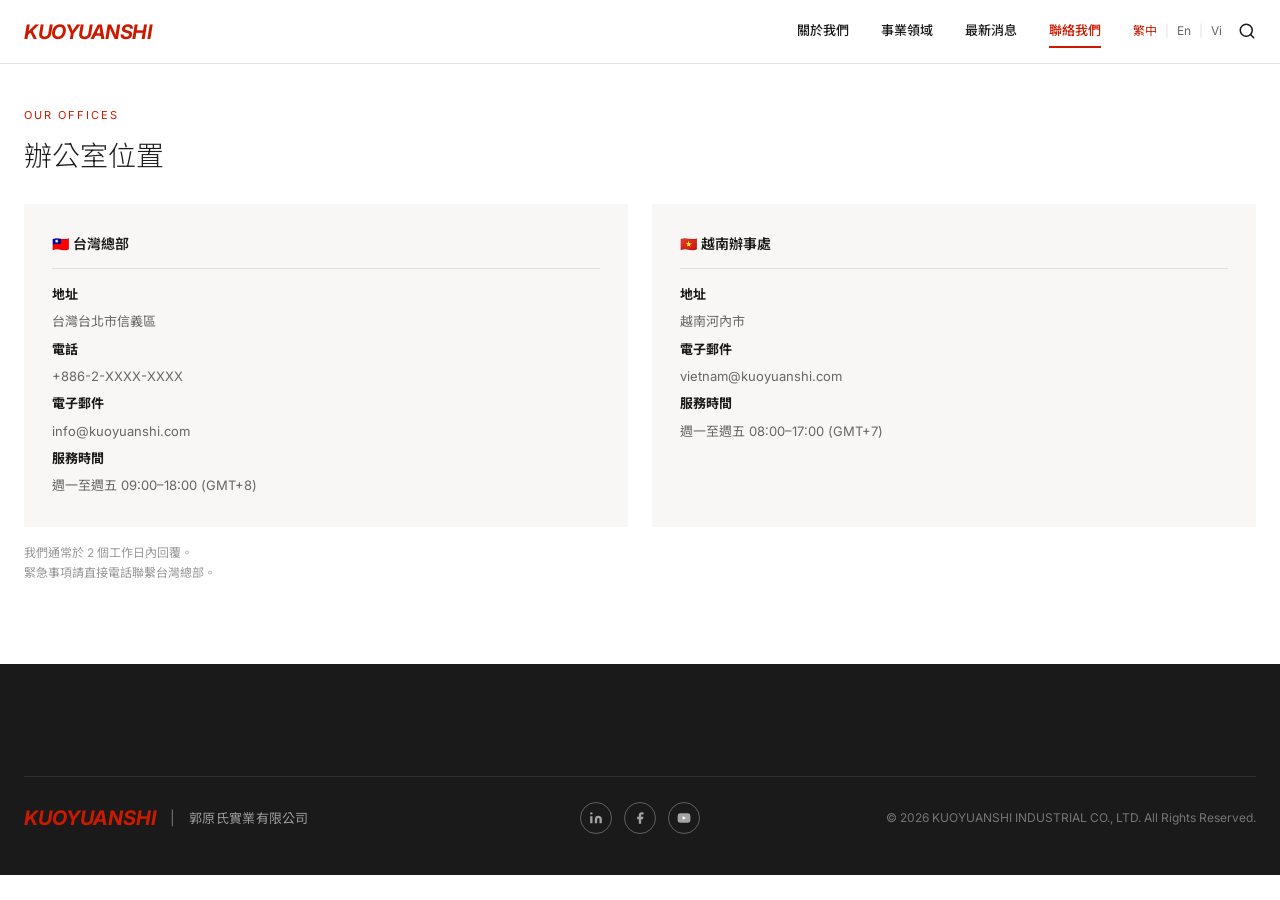
<file: contact.html>
<!DOCTYPE html>
<html lang="zh-TW">
<head>
  <meta charset="UTF-8">
  <meta http-equiv="X-UA-Compatible" content="IE=edge">
  <meta name="viewport" content="width=device-width,initial-scale=1.0,minimum-scale=1.0">
  <title>聯絡我們 | 郭原氏工業股份有限公司</title>
  <meta name="description" content="聯絡郭原氏工業股份有限公司。台灣台北總部、越南河內辦事處，歡迎業務洽談與合作詢問。">
  <link rel="preconnect" href="https://fonts.googleapis.com">
  <link rel="preconnect" href="https://fonts.gstatic.com" crossorigin>
  <link href="https://fonts.googleapis.com/css2?family=Inter:wght@300;400;500;600;700&family=Noto+Sans+TC:wght@300;400;500&family=Noto+Serif+TC:wght@300;400&display=swap" rel="stylesheet">
  <link rel="stylesheet" href="style.css?v=67">
</head>
<body>

<header class="hdr">
  <div class="hdr-inner">
    <a href="index.html" class="hdr-logo">KUOYUANSHI</a>
    <nav class="hdr-nav">
      <a href="about.html" class="nav-link">關於我們</a>
      <a href="business.html" class="nav-link">事業領域</a>
      <a href="news.html" class="nav-link">最新消息</a>
      <a href="contact.html" class="nav-link active">聯絡我們</a>
    </nav>
    <div class="hdr-tools">
      <div class="lang-sw">
        <a href="#" class="active">繁中</a>
        <span class="lang-sep">|</span>
        <a href="#">En</a>
        <span class="lang-sep">|</span>
        <a href="#">Vi</a>
      </div>
      <button class="ico-search" aria-label="搜尋">
        <svg viewBox="0 0 24 24" fill="none" stroke="currentColor" stroke-width="2" stroke-linecap="round" stroke-linejoin="round"><circle cx="11" cy="11" r="8"/><line x1="21" y1="21" x2="16.65" y2="16.65"/></svg>
      </button>
      <button class="btn-menu" id="btn-menu" aria-label="選單" aria-expanded="false">
        <span></span><span></span><span></span>
      </button>
    </div>
  </div>
  <nav class="mob-nav" id="mob-nav">
    <a href="about.html">關於我們</a>
    <a href="business.html">事業領域</a>
    <a href="news.html">最新消息</a>
    <a href="contact.html">聯絡我們</a>
  </nav>
</header>

<section class="pg-sect" id="contact-page" style="margin-top: var(--hdr-h); padding-top: 42px;">
  <div class="inner">
    <div class="contact-grid offices-only">
      <div class="contact-office-col">
        <p class="sect-label" data-contact="offices_label_en">OUR OFFICES</p>
        <h2 data-contact="offices_heading" style="font-size:28px; font-weight:300; color:var(--ink); margin-bottom:24px;">辦公室位置</h2>

        <div class="office-cards">
          <div class="office-card">
            <p class="office-name" data-contact="tw_office_name">🇹🇼 台灣總部</p>
            <div class="office-info">
              <p><strong data-contact="tw_address_label">地址</strong><br><span data-contact="tw_address_value">台灣台北市信義區</span></p>
              <p><strong data-contact="tw_phone_label">電話</strong><br><span data-contact="tw_phone_value">+886-2-XXXX-XXXX</span></p>
              <p><strong data-contact="tw_email_label">電子郵件</strong><br><span data-contact="tw_email_value">info@kuoyuanshi.com</span></p>
              <p><strong data-contact="tw_hours_label">服務時間</strong><br><span data-contact="tw_hours_value">週一至週五 09:00–18:00 (GMT+8)</span></p>
            </div>
          </div>

          <div class="office-card">
            <p class="office-name" data-contact="vn_office_name">🇻🇳 越南辦事處</p>
            <div class="office-info">
              <p><strong data-contact="vn_address_label">地址</strong><br><span data-contact="vn_address_value">越南河內市</span></p>
              <p><strong data-contact="vn_email_label">電子郵件</strong><br><span data-contact="vn_email_value">vietnam@kuoyuanshi.com</span></p>
              <p><strong data-contact="vn_hours_label">服務時間</strong><br><span data-contact="vn_hours_value">週一至週五 08:00–17:00 (GMT+7)</span></p>
            </div>
          </div>
        </div>

        <p data-contact="response_note" style="font-size:12px; color:var(--gray-lt); margin-top:16px; line-height:1.6;">
          我們通常於 2 個工作日內回覆。<br>緊急事項請直接電話聯繫台灣總部。
        </p>
      </div>

    </div>
  </div>
</section>

<footer class="ftr">
  <div class="inner ftr-body">
    <div class="ftr-nav">
      <div class="ftr-col" style="display:none" data-ftr-col="1">
        <h3>關於我們</h3>
        <ul class="ftr-list">
          <li><a href="about.html#corporate-profile">公司理念</a></li>
          <li><a href="about.html#president-message">董事長致詞</a></li>
          <li><a href="about.html#history">公司歷程</a></li>
          <li><a href="about.html#related-information">ESG 報告</a></li>
        </ul>
      </div>
      <div class="ftr-col" style="display:none" data-ftr-col="2">
        <h3>事業領域</h3>
        <ul class="ftr-list">
          <li><a href="#">工具機代理</a></li>
          <li><a href="#">品牌代理</a></li>
          <li><a href="#">電商營運</a></li>
          <li><a href="#">社區共融</a></li>
        </ul>
      </div>
      <div class="ftr-col" style="display:none" data-ftr-col="3">
        <h3>品牌事業</h3>
        <ul class="ftr-list">
          <li><a href="#">CoGrow 電商</a></li>
          <li><a href="#">Aramomart</a></li>
          <li><a href="#">越南分公司</a></li>
          <li><a href="#">合作夥伴</a></li>
        </ul>
      </div>
      <div class="ftr-col" style="display:none" data-ftr-col="4">
        <h3>聯絡資訊</h3>
        <ul class="ftr-list">
          <li><a href="contact.html" data-ftr="contact-link">聯絡我們</a></li>
          <li><a href="#" data-ftr="address-tw">台灣總部：台北市</a></li>
          <li><a href="#" data-ftr="address-vn">越南辦事處：河內市</a></li>
          <li><a href="#" data-ftr="email">info@kuoyuanshi.com</a></li>
        </ul>
      </div>
    </div>
    <div class="ftr-bottom">
      <div class="ftr-brand">
        <span class="ftr-logo">KUOYUANSHI</span>
        <span class="ftr-brand-sep" aria-hidden="true">|</span>
        <span class="ftr-brand-company" data-ftr="brand-company-name">郭原氏實業有限公司</span>
      </div>
      <div class="ftr-social">
        <a href="#" class="soc-link" aria-label="LinkedIn" data-ftr="linkedin"><svg width="14" height="14" viewBox="0 0 24 24" fill="currentColor"><path d="M16 8a6 6 0 016 6v7h-4v-7a2 2 0 00-2-2 2 2 0 00-2 2v7h-4v-7a6 6 0 016-6zM2 9h4v12H2z"/><circle cx="4" cy="4" r="2"/></svg></a>
        <a href="#" class="soc-link" aria-label="Facebook" data-ftr="facebook"><svg width="14" height="14" viewBox="0 0 24 24" fill="currentColor"><path d="M18 2h-3a5 5 0 00-5 5v3H7v4h3v8h4v-8h3l1-4h-4V7a1 1 0 011-1h3z"/></svg></a>
        <a href="#" class="soc-link" aria-label="YouTube" data-ftr="youtube"><svg width="14" height="14" viewBox="0 0 24 24" fill="currentColor"><path d="M22.54 6.42a2.78 2.78 0 00-1.95-1.96C18.88 4 12 4 12 4s-6.88 0-8.59.46a2.78 2.78 0 00-1.95 1.96A29 29 0 001 12a29 29 0 00.46 5.58A2.78 2.78 0 003.41 19.6C5.12 20 12 20 12 20s6.88 0 8.59-.46a2.78 2.78 0 001.95-1.95A29 29 0 0023 12a29 29 0 00-.46-5.58z"/><polygon fill="white" points="9.75 15.02 15.5 12 9.75 8.98 9.75 15.02"/></svg></a>
      </div>
      <p class="ftr-copy" data-ftr="copyright">© 2026 KUOYUANSHI INDUSTRIAL CO., LTD. All Rights Reserved.</p>
    </div>
  </div>
</footer>
<script src="main.js"></script>
<script src="metaobjects.js?v=20260813b"></script>

</body>
</html>
</file>
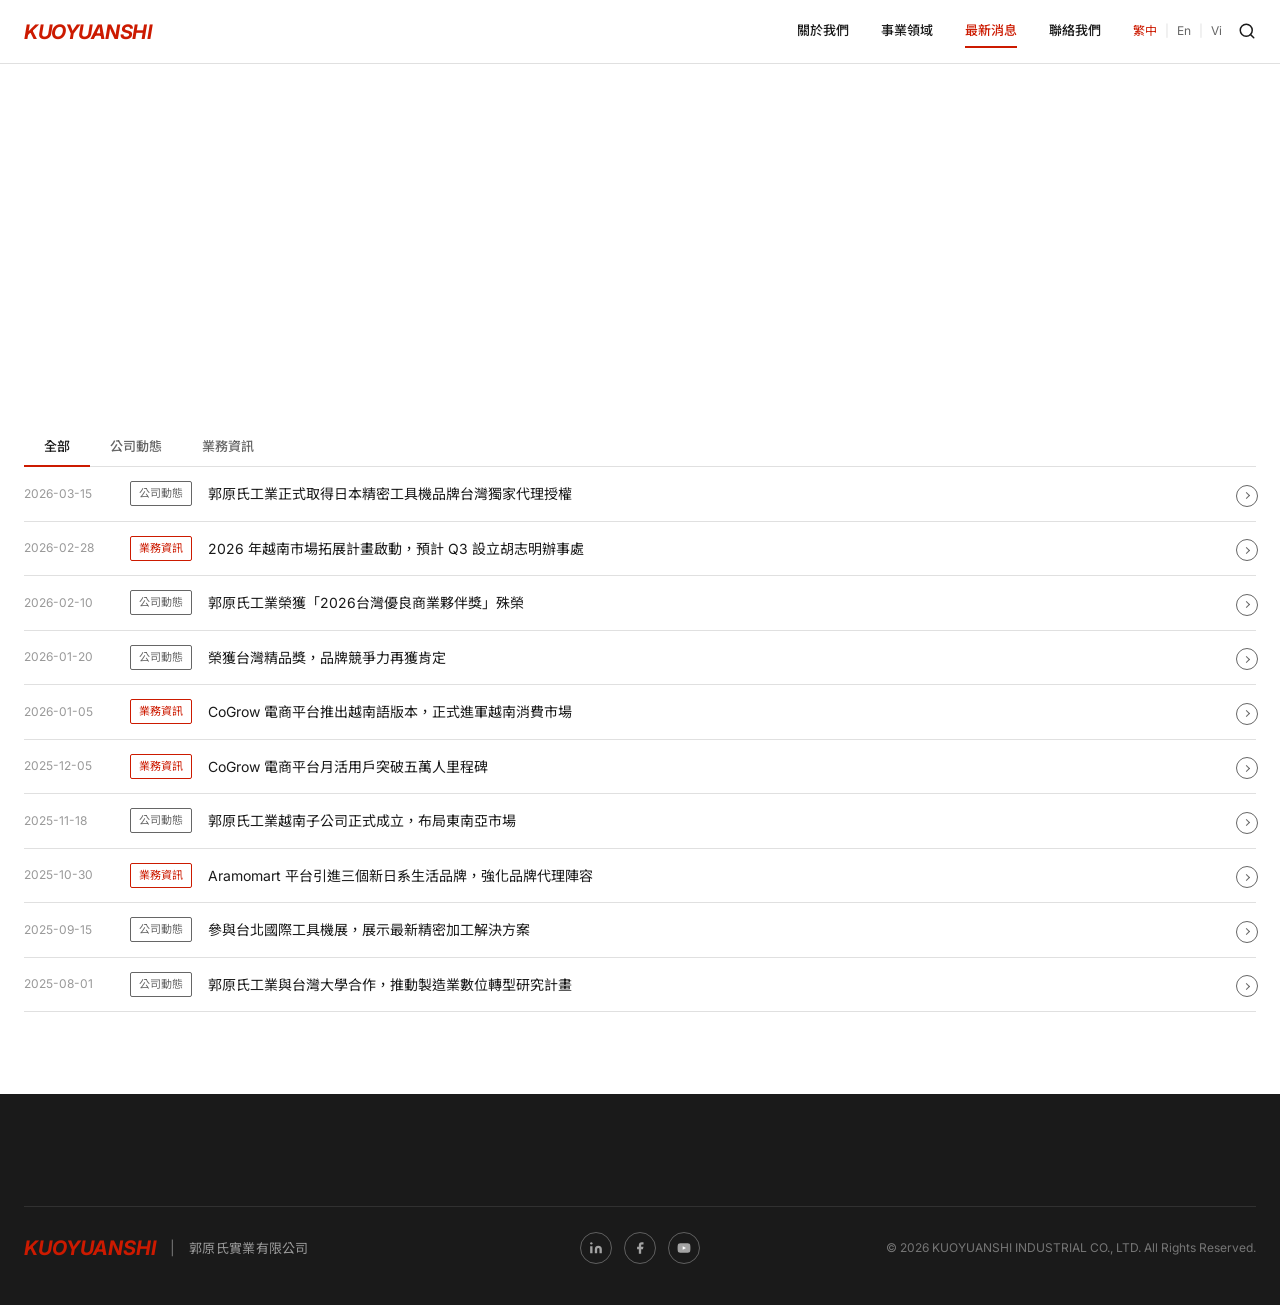
<file: news.html>
<!DOCTYPE html>
<html lang="zh-TW">
<head>
  <meta charset="UTF-8">
  <meta http-equiv="X-UA-Compatible" content="IE=edge">
  <meta name="viewport" content="width=device-width,initial-scale=1.0,minimum-scale=1.0">
  <title>最新消息 | 郭原氏工業股份有限公司</title>
  <meta name="description" content="郭原氏工業最新公司動態與業務資訊，包含品牌代理、電商、越南市場最新消息。">
  <link rel="preconnect" href="https://fonts.googleapis.com">
  <link rel="preconnect" href="https://fonts.gstatic.com" crossorigin>
  <link href="https://fonts.googleapis.com/css2?family=Inter:wght@300;400;500;600;700&family=Noto+Sans+TC:wght@300;400;500&family=Noto+Serif+TC:wght@300;400&display=swap" rel="stylesheet">
  <link rel="stylesheet" href="style.css?v=67">
</head>
<body>

<header class="hdr">
  <div class="hdr-inner">
    <a href="index.html" class="hdr-logo">KUOYUANSHI</a>
    <nav class="hdr-nav">
      <a href="about.html" class="nav-link">關於我們</a>
      <a href="business.html" class="nav-link">事業領域</a>
      <a href="news.html" class="nav-link active">最新消息</a>
      <a href="contact.html" class="nav-link">聯絡我們</a>
    </nav>
    <div class="hdr-tools">
      <div class="lang-sw">
        <a href="#" class="active">繁中</a>
        <span class="lang-sep">|</span>
        <a href="#">En</a>
        <span class="lang-sep">|</span>
        <a href="#">Vi</a>
      </div>
      <button class="ico-search" aria-label="搜尋">
        <svg viewBox="0 0 24 24" fill="none" stroke="currentColor" stroke-width="2" stroke-linecap="round" stroke-linejoin="round"><circle cx="11" cy="11" r="8"/><line x1="21" y1="21" x2="16.65" y2="16.65"/></svg>
      </button>
      <button class="btn-menu" id="btn-menu" aria-label="選單" aria-expanded="false">
        <span></span><span></span><span></span>
      </button>
    </div>
  </div>
  <nav class="mob-nav" id="mob-nav">
    <a href="about.html">關於我們</a>
    <a href="business.html">事業領域</a>
    <a href="news.html">最新消息</a>
    <a href="contact.html">聯絡我們</a>
  </nav>
</header>

<div style="margin-top: var(--hdr-h); height: 320px; background-image: url('https://images.unsplash.com/photo-1504711434969-e33886168f5c?w=1800&q=80'); background-size: cover; background-position: center 40%;"></div>

<section class="pg-sect" style="padding-top: 42px;">
  <div class="inner">
    <div class="news-tabs" style="margin-bottom:0;">
      <button class="tab-btn active" data-tab="all">全部</button>
      <button class="tab-btn" data-tab="pr">公司動態</button>
      <button class="tab-btn" data-tab="biz">業務資訊</button>
    </div>

    <div class="news-full-list" id="news-full-list" style="opacity:0;transition:opacity .3s">
      <!-- CMS 內容由 metaobjects.js 填入；以下為 API 失敗時的靜態 fallback -->
      <a href="#" class="news-item" data-cat="pr">
        <span class="ni-date">2026-03-15</span>
        <span class="ni-badge">公司動態</span>
        <span class="ni-title">郭原氏工業正式取得日本精密工具機品牌台灣獨家代理授權</span>
        <span class="ni-arrow"><span class="ci"></span></span>
      </a>
      <a href="#" class="news-item" data-cat="biz">
        <span class="ni-date">2026-02-28</span>
        <span class="ni-badge red">業務資訊</span>
        <span class="ni-title">2026 年越南市場拓展計畫啟動，預計 Q3 設立胡志明辦事處</span>
        <span class="ni-arrow"><span class="ci"></span></span>
      </a>
      <a href="#" class="news-item" data-cat="pr">
        <span class="ni-date">2026-02-10</span>
        <span class="ni-badge">公司動態</span>
        <span class="ni-title">郭原氏工業榮獲「2026台灣優良商業夥伴獎」殊榮</span>
        <span class="ni-arrow"><span class="ci"></span></span>
      </a>
      <a href="#" class="news-item" data-cat="pr">
        <span class="ni-date">2026-01-20</span>
        <span class="ni-badge">公司動態</span>
        <span class="ni-title">榮獲台灣精品獎，品牌競爭力再獲肯定</span>
        <span class="ni-arrow"><span class="ci"></span></span>
      </a>
      <a href="#" class="news-item" data-cat="biz">
        <span class="ni-date">2026-01-05</span>
        <span class="ni-badge red">業務資訊</span>
        <span class="ni-title">CoGrow 電商平台推出越南語版本，正式進軍越南消費市場</span>
        <span class="ni-arrow"><span class="ci"></span></span>
      </a>
      <a href="#" class="news-item" data-cat="biz">
        <span class="ni-date">2025-12-05</span>
        <span class="ni-badge red">業務資訊</span>
        <span class="ni-title">CoGrow 電商平台月活用戶突破五萬人里程碑</span>
        <span class="ni-arrow"><span class="ci"></span></span>
      </a>
      <a href="#" class="news-item" data-cat="pr">
        <span class="ni-date">2025-11-18</span>
        <span class="ni-badge">公司動態</span>
        <span class="ni-title">郭原氏工業越南子公司正式成立，布局東南亞市場</span>
        <span class="ni-arrow"><span class="ci"></span></span>
      </a>
      <a href="#" class="news-item" data-cat="biz">
        <span class="ni-date">2025-10-30</span>
        <span class="ni-badge red">業務資訊</span>
        <span class="ni-title">Aramomart 平台引進三個新日系生活品牌，強化品牌代理陣容</span>
        <span class="ni-arrow"><span class="ci"></span></span>
      </a>
      <a href="#" class="news-item" data-cat="pr">
        <span class="ni-date">2025-09-15</span>
        <span class="ni-badge">公司動態</span>
        <span class="ni-title">參與台北國際工具機展，展示最新精密加工解決方案</span>
        <span class="ni-arrow"><span class="ci"></span></span>
      </a>
      <a href="#" class="news-item" data-cat="pr">
        <span class="ni-date">2025-08-01</span>
        <span class="ni-badge">公司動態</span>
        <span class="ni-title">郭原氏工業與台灣大學合作，推動製造業數位轉型研究計畫</span>
        <span class="ni-arrow"><span class="ci"></span></span>
      </a>
    </div>
  </div>
</section>

<footer class="ftr">
  <div class="inner ftr-body">
    <div class="ftr-nav">
      <div class="ftr-col" style="display:none" data-ftr-col="1">
        <h3>關於我們</h3>
        <ul class="ftr-list">
          <li><a href="about.html#corporate-profile">公司理念</a></li>
          <li><a href="about.html#president-message">董事長致詞</a></li>
          <li><a href="about.html#history">公司歷程</a></li>
          <li><a href="about.html#related-information">ESG 報告</a></li>
        </ul>
      </div>
      <div class="ftr-col" style="display:none" data-ftr-col="2">
        <h3>事業領域</h3>
        <ul class="ftr-list">
          <li><a href="#">工具機代理</a></li>
          <li><a href="#">品牌代理</a></li>
          <li><a href="#">電商營運</a></li>
          <li><a href="#">社區共融</a></li>
        </ul>
      </div>
      <div class="ftr-col" style="display:none" data-ftr-col="3">
        <h3>品牌事業</h3>
        <ul class="ftr-list">
          <li><a href="#">CoGrow 電商</a></li>
          <li><a href="#">Aramomart</a></li>
          <li><a href="#">越南分公司</a></li>
          <li><a href="#">合作夥伴</a></li>
        </ul>
      </div>
      <div class="ftr-col" style="display:none" data-ftr-col="4">
        <h3>聯絡資訊</h3>
        <ul class="ftr-list">
          <li><a href="contact.html" data-ftr="contact-link">聯絡我們</a></li>
          <li><a href="#" data-ftr="address-tw">台灣總部：台北市</a></li>
          <li><a href="#" data-ftr="address-vn">越南辦事處：河內市</a></li>
          <li><a href="#" data-ftr="email">info@kuoyuanshi.com</a></li>
        </ul>
      </div>
    </div>
    <div class="ftr-bottom">
      <div class="ftr-brand">
        <span class="ftr-logo">KUOYUANSHI</span>
        <span class="ftr-brand-sep" aria-hidden="true">|</span>
        <span class="ftr-brand-company" data-ftr="brand-company-name">郭原氏實業有限公司</span>
      </div>
      <div class="ftr-social">
        <a href="#" class="soc-link" aria-label="LinkedIn" data-ftr="linkedin"><svg width="14" height="14" viewBox="0 0 24 24" fill="currentColor"><path d="M16 8a6 6 0 016 6v7h-4v-7a2 2 0 00-2-2 2 2 0 00-2 2v7h-4v-7a6 6 0 016-6zM2 9h4v12H2z"/><circle cx="4" cy="4" r="2"/></svg></a>
        <a href="#" class="soc-link" aria-label="Facebook" data-ftr="facebook"><svg width="14" height="14" viewBox="0 0 24 24" fill="currentColor"><path d="M18 2h-3a5 5 0 00-5 5v3H7v4h3v8h4v-8h3l1-4h-4V7a1 1 0 011-1h3z"/></svg></a>
        <a href="#" class="soc-link" aria-label="YouTube" data-ftr="youtube"><svg width="14" height="14" viewBox="0 0 24 24" fill="currentColor"><path d="M22.54 6.42a2.78 2.78 0 00-1.95-1.96C18.88 4 12 4 12 4s-6.88 0-8.59.46a2.78 2.78 0 00-1.95 1.96A29 29 0 001 12a29 29 0 00.46 5.58A2.78 2.78 0 003.41 19.6C5.12 20 12 20 12 20s6.88 0 8.59-.46a2.78 2.78 0 001.95-1.95A29 29 0 0023 12a29 29 0 00-.46-5.58z"/><polygon fill="white" points="9.75 15.02 15.5 12 9.75 8.98 9.75 15.02"/></svg></a>
      </div>
      <p class="ftr-copy" data-ftr="copyright">© 2026 KUOYUANSHI INDUSTRIAL CO., LTD. All Rights Reserved.</p>
    </div>
  </div>
</footer>
<script src="main.js"></script>
<script src="metaobjects.js?v=20260813b"></script>
</body>
</html>
</file>
<file: style.css>
/* ============================================================
   KUOYUANSHI INDUSTRIAL — Shared Stylesheet
   Design: Marubeni-inspired flat editorial
============================================================ */

/* ── CMS 閃現防護：白色遮罩覆蓋頁面直到 CMS 資料就緒 ── */
body::before {
  content: '';
  position: fixed;
  top: 0; left: 0; right: 0; bottom: 0;
  background: #fff;
  z-index: 99999;
  pointer-events: none;
  transition: opacity .35s ease;
}
body.cms-ready::before { opacity: 0; }

/* RESET */
*, *::before, *::after { box-sizing: border-box; margin: 0; padding: 0; }

/* CUSTOM PROPERTIES */
:root {
  --red:       #CC1A00;
  --red-dark:  #A81600;
  --ink:       #1a1a1a;
  --gray:      #666666;
  --gray-lt:   #999999;
  --bg-gray:   #f0eeeb;
  --bg-lt:     #f8f7f5;
  --white:     #ffffff;
  --border:    #e0e0e0;
  --inner-w:   1320px;
  --hdr-h:     64px;
}

/* BASE */
html { scroll-behavior: smooth; }
[hidden] { display: none !important; }
body {
  font-family: 'Inter', 'Noto Sans TC', sans-serif;
  font-size: 14px;
  color: var(--ink);
  background: var(--white);
  line-height: 1.7;
  -webkit-font-smoothing: antialiased;
}
a { color: inherit; text-decoration: none; }
img { max-width: 100%; vertical-align: top; display: block; }
ul, ol { list-style: none; }
button { font-family: inherit; }

/* INNER CONTAINER */
.inner {
  max-width: var(--inner-w);
  margin: 0 auto;
  padding: 0 24px;
}

/* SECTION HEADING */
.sect-hd {
  display: flex;
  justify-content: space-between;
  align-items: flex-end;
  margin-bottom: 48px;
}
.sect-hd h2 {
  font-size: 32px;
  font-weight: 300;
  color: var(--ink);
  line-height: 1.2;
}
.sect-label {
  font-size: 11px;
  letter-spacing: 2px;
  text-transform: uppercase;
  color: var(--red);
  margin-bottom: 8px;
}

/* ============================================================
   HEADER
============================================================ */
.hdr {
  position: fixed;
  top: 0;
  width: 100%;
  height: var(--hdr-h);
  background: var(--white);
  border-bottom: 1px solid var(--border);
  z-index: 100;
  transition: box-shadow .3s;
}
.hdr.scrolled { box-shadow: 0 2px 8px rgba(0,0,0,.08); }
.hdr-inner {
  display: flex;
  align-items: center;
  max-width: var(--inner-w);
  margin: auto;
  padding: 0 24px;
  height: 100%;
}
.hdr-logo {
  font-size: 20px;
  font-weight: 700;
  font-style: italic;
  color: var(--red);
  letter-spacing: -.5px;
  margin-right: auto;
}
.hdr-nav { display: flex; gap: 32px; }
.nav-link {
  font-size: 13px;
  font-weight: 500;
  color: var(--ink);
  padding: 4px 0;
  border-bottom: 2px solid transparent;
  transition: border-color .2s, color .2s;
}
.nav-link:hover,
.nav-link.active { border-bottom-color: var(--red); color: var(--red); }
.hdr-tools { display: flex; align-items: center; gap: 16px; margin-left: 32px; }
.lang-sw { display: flex; gap: 8px; font-size: 12px; color: var(--gray); }
.lang-sw a { color: var(--gray); }
.lang-sw a.active, .lang-sw a:hover { color: var(--red); }
.lang-sep { color: var(--border); }
.ico-search {
  cursor: pointer; display: flex; align-items: center;
  color: var(--ink); background: none; border: none; padding: 0;
}
.ico-search svg { width: 18px; height: 18px; }

/* Hamburger button — hidden on desktop, shown on mobile */
.btn-menu {
  display: none;
  flex-direction: column;
  justify-content: center;
  align-items: center;
  gap: 5px;
  width: 32px;
  height: 32px;
  background: none;
  border: none;
  cursor: pointer;
  padding: 2px;
}
.btn-menu span {
  display: block;
  width: 20px;
  height: 1.5px;
  background: var(--ink);
  border-radius: 1px;
  transition: transform .25s ease, opacity .2s ease;
  transform-origin: center;
}
.btn-menu[aria-expanded="true"] span:nth-child(1) { transform: translateY(6.5px) rotate(45deg); }
.btn-menu[aria-expanded="true"] span:nth-child(2) { opacity: 0; transform: scaleX(0); }
.btn-menu[aria-expanded="true"] span:nth-child(3) { transform: translateY(-6.5px) rotate(-45deg); }

/* Mobile nav dropdown */
.mob-nav {
  display: none;
  position: absolute;
  top: var(--hdr-h);
  left: 0;
  right: 0;
  background: var(--white);
  border-top: 1px solid var(--border);
  box-shadow: 0 8px 24px rgba(0,0,0,.12);
}
.mob-nav.open { display: block; }
.mob-nav a {
  display: block;
  padding: 16px 24px;
  font-size: 14px;
  font-weight: 500;
  color: var(--ink);
  border-bottom: 1px solid var(--border);
  transition: color .2s;
}
.mob-nav a:last-child { border-bottom: none; }
.mob-nav a:hover, .mob-nav a.active { color: var(--red); }

/* ============================================================
   HERO (MV) — homepage only
============================================================ */
#mv {
  position: relative;
  height: calc(100vh - var(--hdr-h));
  margin-top: var(--hdr-h);
  overflow: hidden;
  background: #1a1a1a;
}
.mv-slide {
  position: absolute; inset: 0; opacity: 0;
  background-size: cover; background-position: center;
  transition: opacity 1s ease;
}
.mv-slide:nth-child(1) { opacity: 1; }
.mv-slide:nth-child(2) { animation: mvFade 18s 6s  infinite both; }
.mv-slide:nth-child(3) { animation: mvFade 18s 12s infinite both; }
@keyframes mvFade {
  0%        { opacity: 0; }
  5%, 28%   { opacity: 1; }
  33%, 100% { opacity: 0; }
}
.mv-caption {
  position: absolute; bottom: 80px; left: 50%; transform: translateX(-50%);
  width: 100%; max-width: var(--inner-w); padding: 0 24px; color: var(--white);
}
.mv-caption h1 {
  font-size: clamp(28px, 4vw, 56px); font-weight: 300;
  line-height: 1.2; letter-spacing: -.5px; margin-bottom: 16px;
}
.mv-caption p {
  font-size: 15px; color: rgba(255,255,255,.75);
  max-width: 480px; margin-bottom: 32px;
}
.mv-indicator { display: flex; align-items: center; gap: 12px; margin-top: 16px; }
.mv-story-link {
  display: flex; align-items: center; gap: 8px;
  color: var(--white); font-size: 13px; font-weight: 500;
  letter-spacing: .5px; text-transform: uppercase; transition: opacity .2s;
}
.mv-story-link:hover { opacity: .7; }

/* ============================================================
   SUB-PAGE BANNER
============================================================ */
.pg-banner {
  height: 280px;
  margin-top: var(--hdr-h);
  display: flex;
  align-items: flex-end;
  background: linear-gradient(160deg, rgba(20,10,5,.95) 0%, rgba(40,20,10,.7) 100%), #1a1a1a;
  background-size: cover;
  background-position: center;
  padding-bottom: 48px;
}
.pg-bread {
  font-size: 12px;
  color: rgba(255,255,255,.55);
  margin-bottom: 10px;
}
.pg-bread a { color: rgba(255,255,255,.45); }
.pg-bread a:hover { color: rgba(255,255,255,.8); }
.pg-bread span { margin: 0 6px; }
.pg-title {
  font-size: clamp(32px, 4vw, 52px);
  font-weight: 300;
  color: var(--white);
  line-height: 1.1;
  letter-spacing: -.5px;
}
.pg-sub {
  font-size: 15px;
  color: rgba(255,255,255,.65);
  margin-top: 12px;
  max-width: 520px;
}

/* PAGE SECTIONS */
.pg-sect { padding: 80px 0; background: var(--white); }
#corporate-profile { scroll-margin-top: 120px; }
#president-message { scroll-margin-top: 0; }
#history { scroll-margin-top: 25px; }
#related-information { scroll-margin-top: 64px; }
.pg-sect.gray { background: var(--bg-gray); }
.pg-sect + .pg-sect { border-top: 1px solid var(--border); }
.pg-sect.gray + .pg-sect,
.pg-sect + .pg-sect.gray { border-top: none; }

/* PROSE */
.prose { max-width: 720px; }
.prose h2 {
  font-size: 28px; font-weight: 300;
  color: var(--ink); margin-bottom: 20px; line-height: 1.3;
}
.prose p {
  font-size: 15px; color: var(--gray);
  line-height: 1.85; margin-bottom: 16px;
}
.prose p:last-child { margin-bottom: 0; }

/* TWO-COLUMN CONTENT GRID */
.pg-2col {
  display: grid;
  grid-template-columns: 1fr 440px;
  gap: 80px;
  align-items: center;
}
.pg-2col.rev { grid-template-columns: 440px 1fr; }
.pg-img {
  width: 100%;
  aspect-ratio: 4/3;
  background: var(--bg-gray);
  overflow: hidden;
}
.pg-img img { width: 100%; height: 100%; object-fit: cover; }

/* VALUE CARDS */
.val-grid {
  display: grid;
  grid-template-columns: repeat(3, 1fr);
  gap: 2px;
  margin-top: 48px;
}
.val-card {
  padding: 40px 32px;
  background: var(--bg-lt);
  border-top: 3px solid var(--red);
}
.val-num {
  font-size: 48px; font-weight: 300;
  color: var(--red); line-height: 1; margin-bottom: 16px;
}
.val-title {
  font-size: 16px; font-weight: 600;
  color: var(--ink); margin-bottom: 10px;
}
.val-desc { font-size: 13px; color: var(--gray); line-height: 1.75; }

/* BUSINESS LIST */
.biz-list { display: flex; flex-direction: column; gap: 2px; }
.biz-item {
  display: grid;
  grid-template-columns: 480px 1fr;
  min-height: 340px;
  overflow: hidden;
}
.biz-item.rev { grid-template-columns: 1fr 480px; }
.biz-thumb { background: var(--bg-gray); overflow: hidden; }
.biz-thumb img { width: 100%; height: 100%; object-fit: cover; display: block; }
.biz-body {
  padding: 56px 48px;
  display: flex; flex-direction: column; justify-content: center;
  background: var(--bg-lt);
}
.biz-item.rev .biz-body { background: var(--white); }
.biz-label {
  font-size: 11px; letter-spacing: 2px;
  text-transform: uppercase; color: var(--red); margin-bottom: 16px;
}
.biz-title {
  font-size: 28px; font-weight: 300;
  color: var(--ink); margin-bottom: 16px; line-height: 1.3;
}
.biz-desc { font-size: 14px; color: var(--gray); line-height: 1.85; margin-bottom: 28px; }
.biz-link {
  display: inline-flex; align-items: center; gap: 10px;
  font-size: 13px; color: var(--red);
}

/* NEWS FULL LIST */
.news-filter {
  display: flex;
  gap: 0;
  border-bottom: 1px solid var(--border);
  margin-bottom: 0;
}
.news-full-list { display: flex; flex-direction: column; }
.news-full-item {
  display: grid;
  grid-template-columns: 100px auto 1fr 24px;
  align-items: center;
  gap: 20px;
  padding: 20px 0;
  border-bottom: 1px solid var(--border);
  text-decoration: none;
  color: var(--ink);
  transition: background .15s;
}
.news-full-item:hover { opacity: .7; }

/* CONTACT PAGE */
.contact-grid {
  display: grid;
  grid-template-columns: 1fr 380px;
  gap: 80px;
  align-items: start;
}
.contact-grid.offices-only {
  grid-template-columns: minmax(0, 1fr);
  justify-content: start;
  gap: 0;
}
.contact-office-col { width: 100%; }
.office-cards {
  display: grid;
  grid-template-columns: repeat(2, minmax(0, 1fr));
  gap: 24px;
  align-items: start;
}
.form-group { margin-bottom: 20px; }
.form-label {
  display: block; font-size: 12px; font-weight: 500;
  color: var(--ink); margin-bottom: 8px; letter-spacing: .3px;
}
.form-input, .form-select, .form-textarea {
  width: 100%; padding: 11px 14px;
  border: 1px solid var(--border);
  font-family: inherit; font-size: 14px;
  color: var(--ink); background: var(--white);
  outline: none; border-radius: 0;
  transition: border-color .2s;
}
.form-input:focus, .form-select:focus, .form-textarea:focus { border-color: var(--ink); }
.form-textarea { height: 160px; resize: vertical; }
.form-btn {
  display: inline-flex; align-items: center; gap: 12px;
  padding: 14px 32px; background: var(--ink);
  color: var(--white); font-size: 13px; font-weight: 500;
  letter-spacing: .5px; cursor: pointer; border: none;
  font-family: inherit; transition: background .2s;
}
.form-btn:hover { background: var(--red); }
.office-card { background: var(--bg-lt); padding: 28px; margin-bottom: 0; height: 100%; }
.office-name {
  font-size: 14px; font-weight: 600; color: var(--ink);
  margin-bottom: 12px; padding-bottom: 12px; border-bottom: 1px solid var(--border);
}
.office-info { font-size: 13px; color: var(--gray); line-height: 2.1; }
.office-info strong { color: var(--ink); }

/* CIRCLE ICON */
.ci {
  display: inline-flex; align-items: center; justify-content: center;
  width: 22px; height: 22px;
  border: 1.5px solid currentColor; border-radius: 50%; flex-shrink: 0;
}
.ci::after {
  content: ''; width: 5px; height: 5px;
  border-right: 1.5px solid currentColor; border-top: 1.5px solid currentColor;
  transform: rotate(45deg); margin-left: -2px;
}
.ci.lg { width: 32px; height: 32px; }
.ci.lg::after { width: 7px; height: 7px; }

/* FEATURED SECTION */
.feat-sect { padding: 80px 0; background: var(--white); }
.feat-grid { display: grid; grid-template-columns: repeat(3, 1fr); gap: 2px; }
.feat-card { display: block; overflow: hidden; cursor: pointer; }
.feat-thumb { width: 100%; aspect-ratio: 4/3; background: var(--bg-gray); overflow: hidden; }
.feat-thumb img { width: 100%; height: 100%; object-fit: cover; transition: transform .4s; }
.feat-card:hover .feat-thumb img { transform: scale(1.05); }
.feat-body { padding: 20px 0 0; }
.feat-label { font-size: 12px; color: var(--gray); letter-spacing: 1px; text-transform: uppercase; margin-bottom: 8px; }
.feat-title { font-size: 16px; font-weight: 500; line-height: 1.4; color: var(--ink); }
.feat-link { display: flex; align-items: center; gap: 8px; margin-top: 12px; font-size: 13px; color: var(--red); }

/* NEWS SECTION (homepage) */
.news-sect { padding: 80px 0; background: var(--white); border-top: 1px solid var(--border); }
.news-layout { display: grid; grid-template-columns: 240px 1fr; gap: 60px; align-items: start; }
.news-lhd h2 { font-size: 32px; font-weight: 300; color: var(--ink); margin-bottom: 24px; }
.news-more-link { display: flex; align-items: center; gap: 10px; font-size: 13px; color: var(--red); margin-top: 16px; }
.news-tabs { display: flex; border-bottom: 1px solid var(--border); margin-bottom: 24px; }
.tab-btn {
  padding: 10px 20px; font-size: 13px; font-weight: 500; color: var(--gray);
  cursor: pointer; border-bottom: 2px solid transparent; margin-bottom: -1px;
  background: none; border-top: none; border-left: none; border-right: none;
  transition: color .2s, border-color .2s;
}
.tab-btn.active { color: var(--ink); border-bottom-color: var(--red); }
.news-list { display: flex; flex-direction: column; }
.news-item {
  display: grid; grid-template-columns: 90px auto 1fr 20px;
  align-items: center; gap: 16px; padding: 14px 0;
  border-bottom: 1px solid var(--border); text-decoration: none;
  color: var(--ink); transition: opacity .2s;
}
.news-item:hover { opacity: .7; }
.ni-date { font-size: 12px; color: var(--gray-lt); white-space: nowrap; }
.ni-badge { font-size: 11px; padding: 2px 8px; border: 1px solid currentColor; border-radius: 2px; white-space: nowrap; color: var(--gray); }
.ni-badge.red { color: var(--red); border-color: var(--red); }
.ni-title { font-size: 14px; line-height: 1.5; }
.ni-arrow .ci { color: var(--gray); }

/* CAUTION BAR */
.caution-bar { padding: 28px 0; background: #ebebeb; border-top: 1px solid #d8d8d8; border-bottom: 1px solid #d8d8d8; }
.caution-inner { display: flex; align-items: flex-start; gap: 24px; }
.caution-label { font-size: 11px; font-weight: 600; letter-spacing: 1.5px; text-transform: uppercase; color: var(--gray); border: 1px solid var(--gray); padding: 4px 10px; white-space: nowrap; flex-shrink: 0; margin-top: 2px; }
.caution-text { font-size: 13px; color: var(--gray); line-height: 1.7; }

/* MESSAGE SECTION */
.msg-sect { padding: 100px 0; background: var(--white); }
.msg-inner { display: grid; grid-template-columns: 1fr 400px; gap: 80px; align-items: center; }
.msg-label { font-size: 11px; letter-spacing: 2px; text-transform: uppercase; color: var(--red); margin-bottom: 24px; }
.msg-quote { font-family: 'Noto Serif TC', Georgia, serif; font-size: clamp(18px, 2vw, 28px); font-weight: 300; line-height: 1.8; color: var(--ink); margin-bottom: 32px; }
.msg-sig-block { display: inline-flex; flex-direction: column; align-items: flex-start; text-align: left; margin-top: 40px; gap: 8px; }
.msg-date   { font-size: 13px; color: var(--ink); margin: 0; line-height: 1.4; letter-spacing: 0; }
.msg-signature { margin: 0; }
.msg-sig-img { display: block; height: 50px; width: auto; }
.msg-name   { font-size: 13px; font-weight: normal; color: var(--ink); letter-spacing: 0; margin: 0; line-height: 1.4; }
.msg-name strong { font-weight: normal; }
.msg-title1 { font-size: 13px; color: var(--ink); margin: 0; line-height: 1.4; letter-spacing: 0; }
.msg-title2 { font-size: 13px; color: var(--ink); margin: 0; line-height: 1.4; letter-spacing: 0; }
.msg-photo { width: 100%; aspect-ratio: 3/4; background: var(--bg-gray); overflow: hidden; }
.msg-photo img { width: 100%; height: 100%; object-fit: cover; }

/* ABOUT SECTION (homepage) */
.about-sect { padding: 80px 0; background: var(--bg-gray); }
.about-hd { margin-bottom: 40px; }
.about-hd-row { display: flex; justify-content: space-between; align-items: center; }
.about-hd h2 { font-size: 32px; font-weight: 300; color: var(--ink); }
.about-cards { display: grid; grid-template-columns: repeat(4, 1fr); gap: 2px; }
.about-card { overflow: hidden; cursor: pointer; text-decoration: none; color: inherit; display: block; }
.ac-thumb { width: 100%; aspect-ratio: 1/1; background: var(--bg-gray); overflow: hidden; }
.ac-thumb img { width: 100%; height: 100%; object-fit: cover; transition: transform .4s; }
.about-card:hover .ac-thumb img { transform: scale(1.05); }
.ac-body { padding: 16px 0; }
.ac-label { font-size: 11px; letter-spacing: 1px; text-transform: uppercase; color: var(--gray); margin-bottom: 6px; }
.ac-title { font-size: 15px; font-weight: 500; line-height: 1.4; color: var(--ink); margin-bottom: 10px; }
.ac-link { display: flex; align-items: center; gap: 8px; font-size: 12px; color: var(--red); }

/* MORE SECTION */
.more-sect { padding: 80px 0 0; background: var(--white); border-top: 1px solid var(--border); }
.more-grid { display: grid; grid-template-columns: repeat(5, 1fr); gap: 2px; margin-bottom: 2px; }
.more-card { display: flex; flex-direction: column; align-items: flex-start; padding: 32px 24px; background: var(--bg-lt); text-decoration: none; color: var(--ink); transition: background .2s; }
.more-card:hover { background: var(--bg-gray); }
.more-card-label { font-size: 11px; letter-spacing: 1px; text-transform: uppercase; color: var(--gray); margin-bottom: 8px; }
.more-card-title { font-size: 15px; font-weight: 500; line-height: 1.4; flex: 1; padding-bottom: 24px; }
.brand-row { display: grid; grid-template-columns: 1fr 1fr; gap: 2px; }
.brand-card { display: flex; align-items: center; justify-content: space-between; padding: 28px 32px; text-decoration: none; color: var(--white); background: var(--ink); transition: opacity .2s; }
.brand-card:hover { opacity: .85; }
.brand-card:nth-child(2) { background: var(--red); }
.brand-name { font-size: 20px; font-weight: 700; font-style: italic; }
.brand-sub { font-size: 12px; opacity: .7; margin-top: 4px; }

/* FOOTER */
.ftr { background: var(--ink); color: var(--white); margin-top: 2px; }
.ftr-body { padding-top: 64px; padding-bottom: 40px; }
.ftr-nav { display: grid; grid-template-columns: repeat(4, 1fr); gap: 40px; margin-bottom: 48px; }
.ftr-col h3 { font-size: 12px; font-weight: 600; letter-spacing: 1px; text-transform: uppercase; color: rgba(255,255,255,.5); margin-bottom: 16px; padding-bottom: 8px; border-bottom: 1px solid rgba(255,255,255,.1); }
.ftr-list li + li { margin-top: 8px; }
.ftr-list a { font-size: 13px; color: rgba(255,255,255,.6); transition: color .2s; }
.ftr-list a:hover { color: var(--white); }
.ftr-bottom {
  border-top: 1px solid rgba(255,255,255,.1);
  padding-top: 24px;
  display: grid;
  grid-template-columns: minmax(0, 1fr) auto minmax(0, 1fr);
  align-items: center;
  gap: 24px;
}
.ftr-brand {
  display: flex;
  align-items: center;
  flex-wrap: wrap;
  gap: 14px;
  min-width: 0;
}
.ftr-logo { font-size: 20px; font-weight: 700; font-style: italic; color: var(--red); flex-shrink: 0; }
.ftr-brand-sep {
  font-size: 14px;
  color: rgba(255,255,255,.4);
  line-height: 1;
}
.ftr-brand-company {
  font-size: 13px;
  color: rgba(255,255,255,.56);
  letter-spacing: .3px;
}
.ftr-social { display: flex; gap: 12px; }
.soc-link { width: 32px; height: 32px; border: 1px solid rgba(255,255,255,.3); border-radius: 50%; display: flex; align-items: center; justify-content: center; color: rgba(255,255,255,.6); transition: border-color .2s, color .2s; }
.soc-link:hover { border-color: var(--white); color: var(--white); }
.ftr-copy { font-size: 12px; color: rgba(255,255,255,.4); justify-self: end; text-align: right; }

/* ============================================================
   BRAND AGENCY DETAIL DEMO
============================================================ */
.bd-page {
  background: linear-gradient(180deg, #fff 0%, #f7f3ed 100%);
}
:root {
  --bd-palette-purple: #6c1ed9;
  --bd-palette-blue: #5d84a6;
  --bd-palette-olive: #848c45;
  --bd-palette-gold: #f2a516;
  --bd-palette-red: #bf3636;
}
.bd-market { padding: 27px 0 108px; }
.bd-market-inner { max-width: 1240px; }
.bd-market-copy {
  max-width: 620px;
  margin-bottom: 24px;
}
.bd-market-title {
  font-size: clamp(19px, 2.5vw, 30px);
  font-weight: 300;
  line-height: 1.12;
  letter-spacing: -1.5px;
  color: var(--ink);
}
.bd-market-note {
  margin-top: 12px;
  font-size: 14px;
  color: var(--gray);
}
.bd-landscape-wrap {
  overflow: visible;
}
.bd-region-tabs {
  display: flex;
  align-items: center;
  gap: 12px;
  margin-bottom: 12px;
  flex-wrap: wrap;
}
.bd-region-tab {
  appearance: none;
  border: 1px solid rgba(26,26,26,.12);
  background: rgba(255,255,255,.82);
  color: var(--gray);
  padding: 12px 18px;
  font-size: 16px;
  font-weight: 400;
  letter-spacing: .08em;
  cursor: pointer;
  transition: color .2s ease, border-color .2s ease, background .2s ease, box-shadow .2s ease;
}
.bd-region-tab:hover {
  color: var(--ink);
  border-color: rgba(242,165,22,.42);
}
.bd-region-tab.is-active {
  color: var(--ink);
  border-color: rgba(242,165,22,.42);
  background: rgba(255,250,240,.96);
  box-shadow: inset 0 -3px 0 var(--bd-palette-gold);
}
.bd-region-tab:focus-visible {
  outline: 2px solid rgba(242,165,22,.42);
  outline-offset: 2px;
}
.bd-region-stack {
  display: grid;
  gap: 28px;
}
.bd-region-panel:not(.is-active) {
  display: none;
}
.bd-region-panel[hidden] {
  display: none;
}
.bd-region-block {
  display: grid;
  gap: 12px;
}
.bd-region-title {
  font-size: 20px;
  font-weight: 400;
  letter-spacing: .08em;
  color: var(--ink);
}
.bd-landscape-board {
  width: 100%;
  min-width: 0;
  padding: 28px 28px 24px;
  border: 1px solid rgba(26,26,26,.08);
  background:
    linear-gradient(180deg, rgba(255,255,255,.98) 0%, rgba(250,246,239,.98) 100%);
  box-shadow: 0 18px 46px rgba(26,26,26,.06);
}
.bd-market-board {
  display: grid;
  gap: 18px;
}
.bd-market-board-tw {
  padding: 18px 0 0;
  border: 0;
  background: none;
  box-shadow: none;
}
.bd-market-board-vn {
  padding: 18px 0 0;
  border: 0;
  background: none;
  box-shadow: none;
}
.bd-market-clusters {
  display: grid;
  grid-template-columns: repeat(2, minmax(0, 1fr));
  gap: 18px;
}
.bd-cluster-board {
  display: grid;
  gap: 12px;
  padding: 14px;
  border: 1px solid rgba(26,26,26,.08);
  background: rgba(255,255,255,.86);
}
.bd-cluster-board-brand {
  border-color: rgba(26,26,26,.12);
  background: #f8f7f5;
}
.bd-cluster-board-channel {
  border-color: rgba(26,26,26,.12);
  background: #f8f7f5;
}
.bd-cluster-head {
  min-height: 38px;
  display: flex;
  align-items: center;
  padding: 0 12px;
  border-left: 4px solid var(--bd-palette-red);
}
.bd-cluster-board-channel .bd-cluster-head {
  border-left-color: var(--bd-palette-blue);
}
.bd-cluster-title {
  font-size: 15px;
  font-weight: 400;
  letter-spacing: .08em;
  color: var(--ink);
}
.bd-cluster-grid {
  display: grid;
  grid-template-columns: repeat(2, minmax(0, 1fr));
  gap: 12px;
  align-items: stretch;
}
.bd-landscape-head {
  display: grid;
  grid-template-columns: 280px minmax(0, 1fr);
  gap: 22px;
  align-items: end;
  padding-bottom: 18px;
  border-bottom: 1px solid rgba(26,26,26,.08);
}
.bd-landscape-brand-mark {
  display: inline-block;
  font-size: 14px;
  font-weight: 700;
  letter-spacing: .18em;
  color: var(--red);
}
.bd-landscape-brand-note {
  margin-top: 10px;
  font-size: 12px;
  line-height: 1.7;
  color: var(--gray);
}
.bd-landscape-title {
  font-size: 42px;
  font-weight: 600;
  letter-spacing: -.04em;
  color: var(--ink);
}
.bd-landscape-subtitle {
  margin-top: 8px;
  max-width: 640px;
  font-size: 14px;
  color: var(--gray);
}
.bd-landscape-grid {
  margin-top: 22px;
  display: grid;
  gap: 16px;
}
.bd-landscape-board > .bd-landscape-grid:first-child {
  margin-top: 0;
}
.bd-landscape-grid-logos {
  grid-template-columns: repeat(3, minmax(0, 1fr));
}
.bd-lane-head {
  min-height: 36px;
  padding: 9px 10px;
  font-size: 12px;
  font-weight: 700;
  letter-spacing: .08em;
  color: #fff;
  text-align: center;
}
.bd-lane-head-red { background: var(--bd-palette-red); }
.bd-lane-head-amber { background: #b8822f; }
.bd-lane-head-olive { background: var(--bd-palette-olive); }
.bd-lane-head-teal { background: var(--bd-palette-purple); }
.bd-lane-head-blue { background: var(--bd-palette-blue); }
.bd-lane-head-slate { background: #5d6270; }
.bd-logo-lane {
  display: grid;
  gap: 12px;
  align-content: start;
  height: 100%;
  padding: 12px;
  border: 1px solid rgba(26,26,26,.08);
  background: #fffdfa;
}
.bd-logo-lane-meta {
  display: grid;
  gap: 8px;
}
.bd-logo-lane-sub {
  font-size: 12px;
  color: var(--gray);
}
.bd-logo-grid {
  display: grid;
  grid-template-columns: repeat(2, minmax(0, 1fr));
  gap: 10px;
  grid-auto-rows: 1fr;
}
.bd-logo-card {
  min-height: 0;
  aspect-ratio: 1.38 / 1;
  display: grid;
  place-items: center;
  padding: 14px;
  border: none;
  background: transparent;
}
.bd-logo-card.has-image {
  padding: 10px;
}
.bd-logo-image {
  display: block;
  width: min(100%, 142px);
  height: auto;
  max-height: 72px;
  object-fit: contain;
}
.bd-logo-mark {
  position: relative;
  display: block;
  width: min(100%, 142px);
  aspect-ratio: 142 / 54;
  height: auto;
  border-radius: 14px;
  overflow: hidden;
  box-shadow: inset 0 1px 0 rgba(255,255,255,.45);
}
.bd-logo-mark::before,
.bd-logo-mark::after {
  content: "";
  position: absolute;
}

.bd-logo-fnb-1 { background: linear-gradient(135deg, #f36c21 0%, #a90f0f 100%); }
.bd-logo-fnb-1::before { width: 58%; height: 58%; left: 10%; top: 18%; border-radius: 999px 999px 999px 0; background: rgba(255,255,255,.9); transform: rotate(-28deg); }
.bd-logo-fnb-1::after { width: 18%; height: 18%; left: 52%; top: 26%; border-radius: 50%; background: rgba(255,255,255,.9); }
.bd-logo-fnb-2 { background: linear-gradient(120deg, #1e7f56 0%, #8acb43 100%); }
.bd-logo-fnb-2::before { inset: 13px 20px; border-radius: 999px; background: rgba(255,255,255,.94); }
.bd-logo-fnb-2::after { width: 18px; height: 18px; right: 22px; top: 18px; border-radius: 50%; background: #8acb43; box-shadow: -26px 0 0 #1e7f56; }
.bd-logo-fnb-3 { background: linear-gradient(135deg, #432113 0%, #bb6b38 100%); }
.bd-logo-fnb-3::before { width: 54%; height: 54%; left: 23%; top: 23%; border: 6px solid rgba(255,245,230,.95); border-radius: 50%; }
.bd-logo-fnb-3::after { width: 44%; height: 8px; left: 28%; top: 23px; background: rgba(255,245,230,.95); border-radius: 999px; }
.bd-logo-fnb-4 { background: linear-gradient(135deg, #b31217 0%, #ef5350 100%); }
.bd-logo-fnb-4::before { width: 62%; height: 12px; left: 19%; top: 13px; background: rgba(255,255,255,.94); border-radius: 999px; box-shadow: 0 16px 0 rgba(255,255,255,.94); }
.bd-logo-fnb-4::after { width: 12px; height: 12px; left: 22%; top: 21px; background: rgba(255,255,255,.94); border-radius: 50%; box-shadow: 42px -8px 0 rgba(255,255,255,.94), 84px 8px 0 rgba(255,255,255,.94); }
.bd-logo-fnb-5 { background: linear-gradient(135deg, #9b1d30 0%, #f6a623 100%); }
.bd-logo-fnb-5::before { width: 0; height: 0; left: 18%; top: 10px; border-left: 22px solid transparent; border-right: 22px solid transparent; border-bottom: 34px solid rgba(255,255,255,.92); }
.bd-logo-fnb-5::after { width: 42px; height: 8px; right: 18px; top: 22px; background: rgba(255,255,255,.92); border-radius: 999px; box-shadow: 0 -14px 0 rgba(255,255,255,.92), 0 14px 0 rgba(255,255,255,.92); }
.bd-logo-fnb-6 { background: linear-gradient(135deg, #5a2d82 0%, #d16ba5 100%); }
.bd-logo-fnb-6::before { width: 54px; height: 54px; left: 16px; top: 0; bottom: 0; margin: auto 0; border-radius: 18px; background: rgba(255,255,255,.93); }
.bd-logo-fnb-6::after { width: 20px; height: 20px; left: 33px; top: 17px; border-radius: 50%; background: #d16ba5; box-shadow: 34px 0 0 #5a2d82; }
.bd-logo-fnb-7 { background: linear-gradient(135deg, #d35400 0%, #f39c12 100%); }
.bd-logo-fnb-7::before { width: 70px; height: 8px; left: 18px; top: 18px; background: rgba(255,255,255,.92); border-radius: 999px; box-shadow: 0 14px 0 rgba(255,255,255,.92); }
.bd-logo-fnb-7::after { width: 20px; height: 20px; right: 18px; top: 17px; background: rgba(255,255,255,.92); clip-path: polygon(50% 0, 61% 35%, 98% 35%, 69% 57%, 79% 91%, 50% 70%, 21% 91%, 31% 57%, 2% 35%, 39% 35%); }
.bd-logo-fnb-8 { background: linear-gradient(135deg, #8e0e00 0%, #1f1c18 100%); }
.bd-logo-fnb-8::before { width: 50px; height: 50px; left: 18px; top: 2px; border-radius: 50%; background: rgba(255,255,255,.9); }
.bd-logo-fnb-8::after { width: 54px; height: 8px; right: 16px; top: 23px; background: rgba(255,255,255,.9); border-radius: 999px; box-shadow: 0 -13px 0 rgba(255,255,255,.58), 0 13px 0 rgba(255,255,255,.58); }

.bd-logo-machine-1 { background: linear-gradient(135deg, #243949 0%, #517fa4 100%); }
.bd-logo-machine-1::before { inset: 14px 18px; background: linear-gradient(90deg, rgba(255,255,255,.92) 0 18%, transparent 18% 30%, rgba(255,255,255,.92) 30% 48%, transparent 48% 60%, rgba(255,255,255,.92) 60% 78%, transparent 78% 100%); }
.bd-logo-machine-2 { background: linear-gradient(135deg, #0f4c75 0%, #3282b8 100%); }
.bd-logo-machine-2::before { width: 42px; height: 42px; left: 18px; top: 6px; border-radius: 50%; border: 8px solid rgba(255,255,255,.92); box-shadow: 58px 0 0 -8px rgba(255,255,255,.92); }
.bd-logo-machine-2::after { width: 74px; height: 8px; left: 28px; top: 23px; background: rgba(255,255,255,.92); }
.bd-logo-machine-3 { background: linear-gradient(135deg, #6d4c41 0%, #bcaaa4 100%); }
.bd-logo-machine-3::before { width: 46px; height: 46px; left: 18px; top: 4px; background: rgba(255,255,255,.92); clip-path: polygon(25% 6%, 75% 6%, 100% 50%, 75% 94%, 25% 94%, 0 50%); }
.bd-logo-machine-3::after { width: 20px; height: 20px; left: 31px; top: 17px; border-radius: 50%; background: #bcaaa4; }
.bd-logo-machine-4 { background: linear-gradient(135deg, #355c7d 0%, #6c5b7b 100%); }
.bd-logo-machine-4::before { inset: 14px 18px; background: linear-gradient(90deg, rgba(255,255,255,.92) 0 10%, transparent 10% 22%, rgba(255,255,255,.92) 22% 32%, transparent 32% 44%, rgba(255,255,255,.92) 44% 56%, transparent 56% 68%, rgba(255,255,255,.92) 68% 78%, transparent 78% 90%, rgba(255,255,255,.92) 90% 100%); }
.bd-logo-machine-5 { background: linear-gradient(135deg, #232526 0%, #414345 100%); }
.bd-logo-machine-5::before { width: 22px; height: 54px; left: 20px; top: 0; background: rgba(255,255,255,.92); transform: skew(-18deg); box-shadow: 34px 0 0 rgba(255,255,255,.72), 68px 0 0 rgba(255,255,255,.52); }
.bd-logo-machine-6 { background: linear-gradient(135deg, #00416a 0%, #799f0c 100%); }
.bd-logo-machine-6::before { width: 60px; height: 32px; left: 18px; top: 11px; border: 8px solid rgba(255,255,255,.92); border-radius: 999px; }
.bd-logo-machine-6::after { width: 16px; height: 16px; right: 18px; top: 19px; border-radius: 50%; background: rgba(255,255,255,.92); box-shadow: -24px 0 0 rgba(255,255,255,.62); }
.bd-logo-machine-7 { background: linear-gradient(135deg, #485563 0%, #29323c 100%); }
.bd-logo-machine-7::before { width: 68px; height: 36px; left: 18px; top: 9px; background: rgba(255,255,255,.92); clip-path: polygon(0 0, 82% 0, 100% 50%, 82% 100%, 0 100%, 12% 50%); }
.bd-logo-machine-7::after { width: 18px; height: 18px; left: 45px; top: 18px; border-radius: 50%; background: #29323c; }
.bd-logo-machine-8 { background: linear-gradient(135deg, #159957 0%, #155799 100%); }
.bd-logo-machine-8::before { width: 74px; height: 10px; left: 16px; top: 22px; background: rgba(255,255,255,.92); border-radius: 999px; }
.bd-logo-machine-8::after { width: 22px; height: 22px; left: 20px; top: 16px; border: 6px solid rgba(255,255,255,.92); border-radius: 50%; box-shadow: 50px 0 0 -6px rgba(255,255,255,.92); }

.bd-logo-commerce-1 { background: linear-gradient(135deg, #ff512f 0%, #dd2476 100%); }
.bd-logo-commerce-1::before { width: 60px; height: 34px; left: 18px; top: 10px; border: 7px solid rgba(255,255,255,.92); border-top-width: 10px; border-radius: 8px 8px 12px 12px; }
.bd-logo-commerce-1::after { width: 24px; height: 14px; left: 36px; top: 4px; border: 7px solid rgba(255,255,255,.92); border-bottom: none; border-radius: 16px 16px 0 0; }
.bd-logo-commerce-2 { background: linear-gradient(135deg, #00b4db 0%, #0083b0 100%); }
.bd-logo-commerce-2::before { width: 64px; height: 26px; left: 20px; top: 16px; border: 7px solid rgba(255,255,255,.92); border-radius: 8px; border-top-left-radius: 0; }
.bd-logo-commerce-2::after { width: 10px; height: 10px; left: 30px; top: 36px; border-radius: 50%; background: rgba(255,255,255,.92); box-shadow: 36px 0 0 rgba(255,255,255,.92); }
.bd-logo-commerce-3 { background: linear-gradient(135deg, #8e2de2 0%, #4a00e0 100%); }
.bd-logo-commerce-3::before { width: 26px; height: 26px; left: 20px; top: 14px; background: rgba(255,255,255,.92); box-shadow: 18px -10px 0 rgba(255,255,255,.72), 36px 0 0 rgba(255,255,255,.52), 54px -10px 0 rgba(255,255,255,.32); }
.bd-logo-commerce-4 { background: linear-gradient(135deg, #11998e 0%, #38ef7d 100%); }
.bd-logo-commerce-4::before { width: 74px; height: 10px; left: 16px; top: 16px; background: rgba(255,255,255,.92); border-radius: 999px; transform: rotate(-20deg); }
.bd-logo-commerce-4::after { width: 74px; height: 10px; left: 16px; top: 28px; background: rgba(255,255,255,.62); border-radius: 999px; transform: rotate(20deg); }
.bd-logo-commerce-5 { background: linear-gradient(135deg, #2c3e50 0%, #4ca1af 100%); }
.bd-logo-commerce-5::before { width: 64px; height: 20px; left: 18px; top: 10px; background: rgba(255,255,255,.92); clip-path: polygon(0 0, 100% 0, 82% 100%, 18% 100%); }
.bd-logo-commerce-5::after { width: 64px; height: 20px; left: 18px; top: 26px; background: rgba(255,255,255,.62); clip-path: polygon(18% 0, 82% 0, 100% 100%, 0 100%); }
.bd-logo-commerce-6 { background: linear-gradient(135deg, #f7971e 0%, #ffd200 100%); }
.bd-logo-commerce-6::before { width: 20px; height: 20px; left: 18px; top: 17px; background: rgba(255,255,255,.92); clip-path: polygon(50% 0, 65% 35%, 100% 35%, 72% 57%, 82% 100%, 50% 74%, 18% 100%, 28% 57%, 0 35%, 35% 35%); box-shadow: 34px 0 0 rgba(255,255,255,.72), 68px 0 0 rgba(255,255,255,.52); }
.bd-logo-commerce-7 { background: linear-gradient(135deg, #1d2671 0%, #c33764 100%); }
.bd-logo-commerce-7::before { width: 74px; height: 34px; left: 16px; top: 10px; border-radius: 999px; background: rgba(255,255,255,.92); }
.bd-logo-commerce-7::after { width: 22px; height: 22px; left: 42px; top: 16px; border-radius: 50%; background: #c33764; }
.bd-logo-commerce-8 { background: linear-gradient(135deg, #00467f 0%, #a5cc82 100%); }
.bd-logo-commerce-8::before { width: 68px; height: 10px; left: 18px; top: 14px; background: rgba(255,255,255,.92); box-shadow: 0 16px 0 rgba(255,255,255,.92); }
.bd-logo-commerce-8::after { width: 14px; height: 36px; left: 44px; top: 9px; background: rgba(255,255,255,.62); }

.bd-logo-partner-1 { background: linear-gradient(135deg, #ff6b6b 0%, #c44569 100%); }
.bd-logo-partner-1::before { width: 22px; height: 22px; left: 18px; top: 16px; border-radius: 50%; background: rgba(255,255,255,.92); box-shadow: 28px 0 0 rgba(255,255,255,.72), 56px 0 0 rgba(255,255,255,.52); }
.bd-logo-partner-2 { background: linear-gradient(135deg, #1d976c 0%, #93f9b9 100%); }
.bd-logo-partner-2::before { width: 72px; height: 8px; left: 16px; top: 22px; background: rgba(255,255,255,.92); border-radius: 999px; transform: rotate(-22deg); }
.bd-logo-partner-2::after { width: 14px; height: 14px; right: 18px; top: 20px; border-radius: 50%; background: rgba(255,255,255,.92); }
.bd-logo-partner-3 { background: linear-gradient(135deg, #314755 0%, #26a0da 100%); }
.bd-logo-partner-3::before { width: 68px; height: 24px; left: 18px; top: 15px; background: rgba(255,255,255,.9); clip-path: polygon(0 50%, 18% 0, 100% 0, 82% 50%, 100% 100%, 18% 100%); }
.bd-logo-partner-4 { background: linear-gradient(135deg, #f7971e 0%, #ffd200 100%); }
.bd-logo-partner-4::before { width: 18px; height: 18px; left: 22px; top: 18px; background: rgba(255,255,255,.92); clip-path: polygon(50% 0, 61% 35%, 98% 35%, 69% 57%, 79% 91%, 50% 70%, 21% 91%, 31% 57%, 2% 35%, 39% 35%); }
.bd-logo-partner-4::after { width: 44px; height: 8px; right: 18px; top: 23px; background: rgba(255,255,255,.92); border-radius: 999px; }
.bd-logo-partner-5 { background: linear-gradient(135deg, #654ea3 0%, #eaafc8 100%); }
.bd-logo-partner-5::before { width: 58px; height: 30px; left: 18px; top: 12px; background: rgba(255,255,255,.92); border-radius: 999px; }
.bd-logo-partner-5::after { width: 18px; height: 18px; left: 38px; top: 18px; border-radius: 50%; background: #eaafc8; }
.bd-logo-partner-6 { background: linear-gradient(135deg, #56ab2f 0%, #a8e063 100%); }
.bd-logo-partner-6::before { width: 64px; height: 8px; left: 18px; top: 22px; background: rgba(255,255,255,.92); box-shadow: 0 -14px 0 rgba(255,255,255,.62), 0 14px 0 rgba(255,255,255,.62); }
.bd-logo-partner-7 { background: linear-gradient(135deg, #355c7d 0%, #6c5b7b 100%); }
.bd-logo-partner-7::before { width: 24px; height: 24px; left: 18px; top: 15px; background: rgba(255,255,255,.92); box-shadow: 26px 0 0 rgba(255,255,255,.72), 52px 0 0 rgba(255,255,255,.52); }
.bd-logo-partner-8 { background: linear-gradient(135deg, #3ca55c 0%, #b5ac49 100%); }
.bd-logo-partner-8::before { width: 64px; height: 10px; left: 18px; top: 22px; background: rgba(255,255,255,.92); }
.bd-logo-partner-8::after { width: 10px; height: 40px; left: 45px; top: 7px; background: rgba(255,255,255,.62); }

@media (max-width: 1100px) {
  .bd-market-clusters {
    grid-template-columns: 1fr;
  }
  .bd-landscape-board {
    padding: 24px 24px 22px;
  }
}

/* ============================================================
   BRAND AGENCY EDITORIAL DEMO
============================================================ */
.bd-editorial-page {
  background:
    radial-gradient(circle at 82% 22%, rgba(191,54,54,.055), transparent 30%),
    linear-gradient(180deg, #fff 0%, #fff 54%, #f8f7f5 100%);
}
.bd-editorial-hero {
  padding: 42px 0 120px;
}
.bd-editorial-inner {
  max-width: 1220px;
}
.bd-editorial-heading {
  display: grid;
  gap: 8px;
  margin-bottom: 28px;
}
.bd-editorial-heading h1 {
  font-size: clamp(38px, 5vw, 64px);
  font-weight: 300;
  line-height: 1.08;
  color: var(--ink);
}
.bd-editorial-tabs {
  display: flex;
  align-items: center;
  gap: 0;
  width: fit-content;
  margin: 0 0 54px;
  border: 1px solid rgba(26,26,26,.1);
  background: rgba(255,255,255,.68);
}
.bd-editorial-tab {
  appearance: none;
  border: 0;
  background: none;
  color: var(--gray);
  padding: 18px 30px;
  font-size: 16px;
  font-weight: 400;
  letter-spacing: .04em;
  cursor: pointer;
  position: relative;
}
.bd-editorial-tab + .bd-editorial-tab {
  border-left: 1px solid rgba(26,26,26,.08);
}
.bd-editorial-tab::after {
  content: "";
  position: absolute;
  left: 0;
  right: 0;
  bottom: 0;
  height: 3px;
  background: var(--red);
  transform: scaleX(0);
  transform-origin: left;
  transition: transform .22s ease;
}
.bd-editorial-tab:hover,
.bd-editorial-tab.is-active {
  color: var(--ink);
  background: rgba(191,54,54,.035);
}
.bd-editorial-tab.is-active::after {
  transform: scaleX(1);
}
.bd-editorial-tab:focus-visible {
  outline: 2px solid rgba(242,165,22,.44);
  outline-offset: 5px;
}
.bd-editorial-panels {
  display: grid;
}
.bd-editorial-panel[hidden],
.bd-editorial-page [hidden] {
  display: none !important;
}
.bd-editorial-region-title {
  display: none;
}
.bd-editorial-section-list {
  display: grid;
  grid-template-columns: repeat(2, minmax(0, 1fr));
  gap: 44px;
  align-items: start;
}
.bd-editorial-cluster {
  display: grid;
  gap: 28px;
  padding: 0;
  border: 0;
  background: transparent;
}
.bd-editorial-cluster-head {
  min-height: 0;
  align-items: flex-start;
  padding: 0 0 0 18px;
  border-left-width: 3px;
}
.bd-editorial-cluster-title {
  font-size: 21px;
  font-weight: 400;
  letter-spacing: .06em;
}
.bd-editorial-category-list {
  display: grid;
  gap: 32px;
  counter-reset: bd-editorial-category;
}
.bd-editorial-category {
  display: grid;
  grid-template-columns: 1fr;
  gap: 16px;
  align-items: start;
  height: auto;
  padding: 0;
  border: 0;
  background: transparent;
  counter-increment: bd-editorial-category;
}
.bd-editorial-category-meta {
  display: flex;
  align-items: baseline;
  justify-content: space-between;
  gap: 18px;
}
.bd-editorial-category-title {
  display: inline-flex;
  min-height: 0;
  width: auto;
  padding: 0;
  align-items: center;
  gap: 10px;
  background: transparent !important;
  color: var(--ink);
  text-align: left;
  font-size: 16px;
  font-weight: 500;
  letter-spacing: .08em;
}
.bd-editorial-category-title.bd-lane-head {
  min-height: 0;
  padding: 0;
  background: transparent !important;
  color: var(--ink) !important;
}
.bd-editorial-category-title::before {
  content: "0" counter(bd-editorial-category);
  color: var(--red);
  font-size: 11px;
  font-weight: 600;
  letter-spacing: .16em;
}
.bd-editorial-category-sub {
  margin: 0;
  color: rgba(26,26,26,.46);
  font-size: 12px;
  line-height: 1.6;
  letter-spacing: .04em;
}
.bd-editorial-logo-grid {
  display: grid;
  grid-template-columns: repeat(auto-fill, minmax(122px, 1fr));
  gap: 0;
  border-top: 1px solid rgba(26,26,26,.08);
  border-left: 1px solid rgba(26,26,26,.08);
}
.bd-editorial-logo-card {
  min-height: 94px;
  aspect-ratio: 2.05 / 1;
  padding: 18px;
  border: 0;
  border-right: 1px solid rgba(26,26,26,.08);
  border-bottom: 1px solid rgba(26,26,26,.08);
  background: rgba(255,255,255,.62);
  transition: background .2s ease, transform .2s ease;
}
.bd-editorial-logo-card:hover {
  background: #fff;
  box-shadow: none;
  transform: translateY(-2px);
}
.bd-editorial-logo-card.has-image {
  padding: 16px;
}
.bd-editorial-logo-card .bd-logo-image {
  width: min(100%, 138px);
  max-height: 62px;
}
.bd-editorial-logo-card .bd-logo-mark {
  width: min(100%, 112px);
  border-radius: 999px;
  opacity: .88;
}

@media (max-width: 980px) {
  .bd-editorial-hero {
    padding: 34px 0 86px;
  }
  .bd-editorial-tabs {
    margin-bottom: 34px;
  }
  .bd-editorial-section-list {
    grid-template-columns: 1fr;
    gap: 46px;
  }
  .bd-editorial-cluster {
    gap: 22px;
  }
  .bd-editorial-category {
    grid-template-columns: 1fr;
    gap: 16px;
  }
}

@media (max-width: 767px) {
  .bd-editorial-heading h1 {
    font-size: 38px;
  }
  .bd-editorial-tabs {
    display: grid;
    grid-template-columns: repeat(2, minmax(0, 1fr));
    gap: 0;
    width: 100%;
  }
  .bd-editorial-tab {
    padding: 16px 8px;
    font-size: 14px;
    text-align: center;
  }
  .bd-editorial-category-list {
    gap: 24px;
  }
  .bd-editorial-category-meta {
    display: grid;
    gap: 4px;
  }
  .bd-editorial-logo-grid {
    grid-template-columns: repeat(2, minmax(0, 1fr));
  }
  .bd-editorial-logo-card {
    min-height: 76px;
    padding: 10px;
  }
}

/* ============================================================
   BRAND AGENCY LIST DEMO
============================================================ */
.bd-list-page {
  background:
    radial-gradient(circle at 82% 22%, rgba(191,54,54,.045), transparent 30%),
    linear-gradient(180deg, #fff 0%, #fff 62%, #f8f7f5 100%);
}
.bd-list-hero {
  padding: 30px 0 180px;
}
.bd-list-inner {
  max-width: 1080px;
}
.bd-list-heading {
  display: grid;
  gap: 0;
  margin-bottom: 28px;
}
.bd-list-heading .sect-label {
  margin-bottom: 5px;
}
.bd-list-heading h1 {
  max-width: 520px;
  font-family: inherit;
  font-size: clamp(22px, 2.4vw, 28px);
  font-weight: 400;
  line-height: 1.2;
  letter-spacing: -.01em;
  color: var(--ink);
}
.bd-list-tabs {
  display: inline-flex;
  align-items: center;
  width: auto;
  min-width: 0;
  gap: 2px;
  margin: 0 0 36px;
  padding: 4px;
  border: none;
  border-radius: 10px;
  background: var(--bg-gray);
}
.bd-list-tab {
  appearance: none;
  border: 0;
  outline: none;
  border-radius: 7px;
  background: transparent;
  color: var(--gray);
  padding: 9px 28px;
  font-size: 14px;
  font-weight: 400;
  letter-spacing: 0;
  cursor: pointer;
  position: relative;
  transition: color .18s ease, background .22s ease, box-shadow .22s ease;
}
.bd-list-tab:focus-visible {
  outline: 2px solid var(--red);
  outline-offset: -2px;
}
.bd-list-tab + .bd-list-tab {
  border-left: none;
}
.bd-list-tab::after {
  display: none;
}
.bd-list-tab:hover {
  color: var(--ink);
  background: rgba(255,255,255,.5);
}
.bd-list-tab.is-active {
  color: var(--red);
  background: #fff;
  font-weight: 500;
  box-shadow: 0 1px 4px rgba(0,0,0,.10), 0 0 0 0.5px rgba(0,0,0,.06);
}
.bd-list-tab.is-active::after {
  transform: none;
}
.bd-list-panel[hidden],
.bd-list-page [hidden] {
  display: none !important;
}
.bd-list-section-list {
  display: grid;
  grid-template-columns: 1fr;
  gap: 80px;
  align-items: start;
}
.bd-list-cluster {
  display: grid;
  gap: 36px;
}
.bd-list-cluster.bd-cluster-board {
  padding: 0;
  border: 0;
  background: transparent;
}
.bd-list-cluster-head {
  min-height: 0;
  padding: 0 0 14px;
  border-left: none;
  border-bottom: 1px solid rgba(26,26,26,.18);
}
.bd-list-cluster-title {
  font-size: 14px;
  font-weight: 500;
  letter-spacing: .14em;
  text-transform: uppercase;
  color: var(--ink);
}
.bd-list-cluster-red .bd-list-cluster-head {
  border-left-color: var(--red);
}
.bd-list-cluster-blue .bd-list-cluster-head {
  border-left-color: #5d84a6;
}
.bd-list-category-list {
  display: grid;
  gap: 48px;
  counter-reset: bd-list-category;
}
.bd-cluster-board-channel .bd-list-category-list {
  counter-reset: bd-list-category 2;
}
.bd-list-category {
  display: grid;
  gap: 22px;
  counter-increment: bd-list-category;
}
.bd-list-category.bd-logo-lane {
  height: auto;
  padding: 0;
  border: 0;
  background: transparent;
}
.bd-list-category-title {
  display: inline-flex;
  align-items: baseline;
  gap: 12px;
  margin: 0 0 8px;
  color: var(--gray);
  font-size: 11px;
  font-weight: 600;
  letter-spacing: .18em;
  text-transform: uppercase;
}
.bd-list-category-title::before {
  content: "0" counter(bd-list-category);
  color: var(--red);
  font-size: 10px;
  font-weight: 600;
  letter-spacing: .2em;
}
.bd-list-brand-list {
  display: grid;
  gap: 0;
  margin: 0;
  padding: 0;
  list-style: none;
}
.bd-list-brand-row {
  display: grid;
  grid-template-columns: 180px minmax(0, 1fr);
  gap: 42px;
  align-items: center;
  justify-items: start;
  min-height: 100px;
}
.bd-list-brand-row.bd-logo-card {
  aspect-ratio: auto;
  padding: 20px 0;
  place-items: initial;
  border: 0;
  background: transparent;
}
.bd-list-brand-list li:first-child {
  padding-top: 4px;
}
.bd-list-brand-list li + li {
  border-top: 1px solid rgba(26,26,26,.06);
}
.bd-list-brand-row .bd-logo-mark,
.bd-list-brand-row .bd-logo-image {
  grid-column: 1;
  grid-row: 1;
  justify-self: center;
  align-self: center;
}
.bd-list-brand-row .bd-logo-mark {
  width: min(100%, 136px);
  border-radius: 8px;
  box-shadow: none;
  filter: grayscale(1) opacity(.3) !important;
}
.bd-list-brand-row .bd-logo-image {
  width: min(100%, 150px);
  max-height: 72px;
  object-fit: contain;
  filter: none;
}
.bd-list-brand-copy {
  grid-column: 2;
  grid-row: 1;
  align-self: center;
  margin: 0;
  color: rgba(26,26,26,.68);
  font-size: 15px;
  font-weight: 400;
  line-height: 1.88;
  letter-spacing: .01em;
}

@media (max-width: 980px) {
  .bd-list-hero {
    padding: 28px 0 130px;
  }
  .bd-list-section-list {
    gap: 39px;
  }
}

@media (max-width: 767px) {
  .bd-list-heading h1 {
    font-size: 19px;
  }
  .bd-list-tabs {
    display: grid;
    grid-template-columns: repeat(2, minmax(0, 1fr));
    width: 100%;
    border-radius: 8px;
  }
  .bd-list-tab {
    padding: 9px 12px;
    font-size: 13px;
    border-radius: 6px;
    text-align: center;
  }
  .bd-list-cluster {
    gap: 28px;
  }
  .bd-list-category-list {
    gap: 38px;
  }
  .bd-list-brand-row {
    grid-template-columns: 116px minmax(0, 1fr);
    gap: 22px;
    min-height: 82px;
  }
  .bd-list-brand-row .bd-logo-image {
    max-height: 56px;
  }
  .bd-list-brand-row .bd-logo-mark {
    width: min(100%, 104px);
  }
  .bd-list-brand-copy {
    font-size: 13px;
    line-height: 1.64;
  }
}

/* ============================================================
   BRAND AGENCY DEMO — PORTFOLIO WALL
============================================================ */
.bd-wall-page {
  background:
    radial-gradient(circle at 83% 18%, rgba(191,54,54,.05), transparent 26%),
    linear-gradient(180deg, #fff 0%, #fff 58%, #f9f7f4 100%);
}
.bd-wall-hero {
  padding: 42px 0 110px;
}
.bd-wall-inner {
  max-width: 1260px;
}
.bd-wall-heading {
  display: grid;
  gap: 10px;
  margin-bottom: 24px;
}
.bd-wall-heading h1 {
  font-size: clamp(40px, 5vw, 68px);
  font-weight: 300;
  line-height: 1.04;
  color: var(--ink);
}
.bd-wall-tabs {
  display: inline-flex;
  gap: 0;
  margin-bottom: 44px;
  border: 1px solid rgba(26,26,26,.1);
  background: rgba(255,255,255,.84);
}
.bd-wall-tab {
  appearance: none;
  border: 0;
  border-right: 1px solid rgba(26,26,26,.08);
  background: transparent;
  color: var(--gray);
  padding: 18px 30px 16px;
  font-size: 16px;
  font-weight: 400;
  cursor: pointer;
  position: relative;
}
.bd-wall-tab:last-child {
  border-right: 0;
}
.bd-wall-tab::after {
  content: "";
  position: absolute;
  left: 0;
  right: 0;
  bottom: 0;
  height: 3px;
  background: var(--red);
  transform: scaleX(0);
  transform-origin: left;
  transition: transform .22s ease;
}
.bd-wall-tab:hover,
.bd-wall-tab.is-active {
  color: var(--ink);
  background: rgba(191,54,54,.03);
}
.bd-wall-tab.is-active::after {
  transform: scaleX(1);
}
.bd-wall-page [hidden] {
  display: none !important;
}
.bd-wall-region-title {
  margin: 0 0 24px;
  font-size: 16px;
  font-weight: 400;
  letter-spacing: .12em;
  color: rgba(26,26,26,.9);
}
.bd-wall-section-list {
  display: grid;
  grid-template-columns: repeat(2, minmax(0, 1fr));
  gap: 30px;
  align-items: start;
}
.bd-wall-cluster {
  display: grid;
  gap: 22px;
  padding: 28px;
  border: 1px solid rgba(26,26,26,.08);
  background: rgba(255,255,255,.66);
}
.bd-wall-cluster-head {
  padding: 0;
  min-height: 0;
  border: 0;
}
.bd-wall-cluster-title {
  font-size: 22px;
  font-weight: 400;
  letter-spacing: .06em;
}
.bd-wall-category-list {
  display: grid;
  gap: 26px;
}
.bd-wall-category {
  display: grid;
  gap: 14px;
}
.bd-wall-category-head {
  display: grid;
  gap: 6px;
}
.bd-wall-category-title {
  display: inline-flex;
  align-items: center;
  width: auto;
  min-height: 0;
  padding: 0;
  background: transparent !important;
  color: var(--ink) !important;
  font-size: 17px;
  font-weight: 500;
  letter-spacing: .08em;
}
.bd-wall-category-sub {
  margin: 0;
  color: rgba(26,26,26,.48);
  font-size: 12px;
  line-height: 1.6;
  letter-spacing: .05em;
}
.bd-wall-logo-grid {
  display: grid;
  grid-template-columns: repeat(3, minmax(0, 1fr));
  gap: 0;
  border-top: 1px solid rgba(26,26,26,.08);
  border-left: 1px solid rgba(26,26,26,.08);
}
.bd-wall-logo-card {
  min-height: 112px;
  aspect-ratio: 1.7 / 1;
  padding: 18px;
  border-right: 1px solid rgba(26,26,26,.08);
  border-bottom: 1px solid rgba(26,26,26,.08);
  background: rgba(255,255,255,.78);
  transition: background .18s ease, transform .18s ease;
}
.bd-wall-logo-card:hover {
  background: #fff;
  transform: translateY(-2px);
}
.bd-wall-logo-card.has-image {
  padding: 18px;
}
.bd-wall-logo-card .bd-logo-image {
  width: min(100%, 150px);
  max-height: 68px;
}
.bd-wall-logo-card .bd-logo-mark {
  width: min(100%, 118px);
  border-radius: 999px;
  opacity: .88;
}

/* ============================================================
   BRAND AGENCY DEMO — HYBRID
============================================================ */
.bd-hybrid-page {
  background:
    radial-gradient(circle at 82% 22%, rgba(191,54,54,.055), transparent 28%),
    linear-gradient(180deg, #fff 0%, #fff 56%, #f8f6f2 100%);
}
.bd-hybrid-hero {
  padding: 42px 0 110px;
}
.bd-hybrid-inner {
  max-width: 1260px;
}
.bd-hybrid-heading {
  display: grid;
  gap: 10px;
  margin-bottom: 24px;
}
.bd-hybrid-heading h1 {
  font-size: clamp(40px, 5vw, 68px);
  font-weight: 300;
  line-height: 1.04;
  color: var(--ink);
}
.bd-hybrid-tabs {
  display: inline-flex;
  gap: 0;
  margin-bottom: 38px;
  border: 1px solid rgba(26,26,26,.1);
  background: rgba(255,255,255,.84);
}
.bd-hybrid-tab {
  appearance: none;
  border: 0;
  border-right: 1px solid rgba(26,26,26,.08);
  background: transparent;
  color: var(--gray);
  padding: 18px 30px 16px;
  font-size: 16px;
  font-weight: 400;
  cursor: pointer;
  position: relative;
}
.bd-hybrid-tab:last-child {
  border-right: 0;
}
.bd-hybrid-tab::after {
  content: "";
  position: absolute;
  left: 0;
  right: 0;
  bottom: 0;
  height: 3px;
  background: var(--red);
  transform: scaleX(0);
  transform-origin: left;
  transition: transform .22s ease;
}
.bd-hybrid-tab:hover,
.bd-hybrid-tab.is-active {
  color: var(--ink);
  background: rgba(191,54,54,.03);
}
.bd-hybrid-tab.is-active::after {
  transform: scaleX(1);
}
.bd-hybrid-page [hidden] {
  display: none !important;
}
.bd-hybrid-region-title {
  margin: 0 0 18px;
  font-size: 16px;
  font-weight: 400;
  letter-spacing: .12em;
  color: rgba(26,26,26,.9);
}
.bd-hybrid-section-list {
  display: grid;
  gap: 36px;
}
.bd-hybrid-cluster {
  display: grid;
  grid-template-columns: 220px minmax(0, 1fr);
  gap: 28px;
  padding: 24px 0 0;
  border-top: 1px solid rgba(26,26,26,.1);
}
.bd-hybrid-cluster-intro {
  display: grid;
  gap: 10px;
  align-content: start;
  min-height: 0;
  padding: 0;
  border: 0;
}
.bd-hybrid-cluster-index {
  color: var(--red);
  font-size: 11px;
  font-weight: 600;
  letter-spacing: .18em;
}
.bd-hybrid-cluster-title {
  font-size: 22px;
  font-weight: 400;
  letter-spacing: .06em;
}
.bd-hybrid-cluster-lanes {
  display: grid;
  gap: 22px;
}
.bd-hybrid-category {
  display: grid;
  grid-template-columns: 190px minmax(0, 1fr);
  gap: 24px;
  align-items: start;
}
.bd-hybrid-category-meta {
  display: grid;
  gap: 6px;
  padding-top: 8px;
}
.bd-hybrid-category-title {
  display: inline-flex;
  align-items: center;
  width: auto;
  min-height: 0;
  padding: 0;
  background: transparent !important;
  color: var(--ink) !important;
  font-size: 17px;
  font-weight: 500;
  letter-spacing: .08em;
}
.bd-hybrid-category-sub {
  margin: 0;
  color: rgba(26,26,26,.48);
  font-size: 12px;
  line-height: 1.6;
  letter-spacing: .05em;
}
.bd-hybrid-logo-grid {
  display: grid;
  grid-template-columns: repeat(4, minmax(0, 1fr));
  gap: 0;
  border-top: 1px solid rgba(26,26,26,.08);
  border-left: 1px solid rgba(26,26,26,.08);
}
.bd-hybrid-logo-card {
  min-height: 102px;
  aspect-ratio: 1.7 / 1;
  padding: 16px;
  border-right: 1px solid rgba(26,26,26,.08);
  border-bottom: 1px solid rgba(26,26,26,.08);
  background: rgba(255,255,255,.74);
  transition: background .18s ease, transform .18s ease;
}
.bd-hybrid-logo-card:hover {
  background: #fff;
  transform: translateY(-2px);
}
.bd-hybrid-logo-card.has-image {
  padding: 16px;
}
.bd-hybrid-logo-card .bd-logo-image {
  width: min(100%, 144px);
  max-height: 64px;
}
.bd-hybrid-logo-card .bd-logo-mark {
  width: min(100%, 110px);
  border-radius: 999px;
  opacity: .88;
}

@media (max-width: 1080px) {
  .bd-wall-section-list {
    grid-template-columns: 1fr;
  }
  .bd-hybrid-cluster {
    grid-template-columns: 1fr;
    gap: 18px;
  }
}

@media (max-width: 767px) {
  .bd-wall-heading h1,
  .bd-hybrid-heading h1 {
    font-size: 38px;
  }
  .bd-wall-tabs,
  .bd-hybrid-tabs {
    display: grid;
    grid-template-columns: repeat(2, minmax(0, 1fr));
    width: 100%;
  }
  .bd-wall-tab,
  .bd-hybrid-tab {
    padding: 16px 8px;
    font-size: 14px;
    text-align: center;
  }
  .bd-wall-logo-grid,
  .bd-hybrid-logo-grid {
    grid-template-columns: repeat(2, minmax(0, 1fr));
  }
  .bd-hybrid-category {
    grid-template-columns: 1fr;
    gap: 14px;
  }
  .bd-wall-logo-card,
  .bd-hybrid-logo-card {
    min-height: 78px;
    padding: 10px;
  }
}

/* ============================================================
   BRAND AGENCY DEMO — P&G-inspired brand directory
============================================================ */
.bd-pg-page {
  background:
    radial-gradient(circle at 84% 18%, rgba(204, 26, 0, .055), transparent 30%),
    linear-gradient(180deg, #fff 0%, #fff 58%, #f8f6f3 100%);
}
.bd-pg-hero {
  padding: 72px 0 96px;
}
.bd-pg-inner {
  max-width: 1180px;
}
.bd-pg-heading {
  max-width: 620px;
  margin-bottom: 40px;
}
.bd-pg-heading h1 {
  font-size: clamp(42px, 5.2vw, 76px);
  font-weight: 300;
  line-height: 1.08;
  letter-spacing: -.08em;
}
.bd-pg-controls {
  display: flex;
  justify-content: space-between;
  align-items: flex-end;
  gap: 28px;
  padding-bottom: 22px;
  border-bottom: 1px solid var(--border);
}
.bd-pg-tabs {
  display: inline-flex;
  border: 1px solid var(--border);
  background: rgba(255,255,255,.9);
}
.bd-pg-tab {
  position: relative;
  min-width: 168px;
  padding: 17px 22px;
  border: 0;
  border-right: 1px solid var(--border);
  background: transparent;
  color: var(--gray);
  font-size: 15px;
  cursor: pointer;
}
.bd-pg-tab:last-child {
  border-right: 0;
}
.bd-pg-tab::after {
  content: '';
  position: absolute;
  left: 0;
  right: 0;
  bottom: -1px;
  height: 3px;
  background: transparent;
}
.bd-pg-tab:hover,
.bd-pg-tab.is-active {
  color: var(--ink);
}
.bd-pg-tab.is-active::after {
  background: var(--red);
}
.bd-pg-search {
  display: flex;
  align-items: center;
  gap: 12px;
  min-width: 280px;
  padding: 12px 0;
  border-bottom: 1px solid #cfcac4;
  color: var(--gray-lt);
  font-size: 11px;
  letter-spacing: 1.8px;
}
.bd-pg-search input {
  width: 100%;
  border: 0;
  outline: none;
  background: transparent;
  color: var(--ink);
  font-size: 14px;
}
.bd-pg-search input::placeholder {
  color: var(--gray-lt);
}
.bd-pg-filter {
  display: flex;
  flex-wrap: wrap;
  gap: 10px;
  margin: 22px 0 38px;
}
.bd-pg-chip {
  padding: 8px 14px;
  border: 1px solid #ded8d1;
  background: rgba(255,255,255,.78);
  color: var(--gray);
  font-size: 12px;
  letter-spacing: .08em;
  cursor: pointer;
  transition: border-color .2s, color .2s, background .2s;
}
.bd-pg-chip:hover,
.bd-pg-chip.is-active {
  border-color: var(--red);
  background: #fff;
  color: var(--red);
}
.bd-pg-cluster-list {
  display: grid;
  grid-template-columns: 1fr;
  gap: 30px;
}
.bd-pg-cluster {
  min-width: 0;
  padding: 30px;
  border: 1px solid #e6e0da;
  background: rgba(255,255,255,.74);
  box-shadow: 0 22px 46px rgba(0,0,0,.035);
}
.bd-pg-cluster.is-filtered-out,
.bd-pg-category.is-filtered-out {
  display: none;
}
.bd-pg-cluster-head {
  display: flex;
  align-items: center;
  gap: 14px;
  padding-bottom: 18px;
  border-bottom: 1px solid var(--border);
}
.bd-pg-cluster-count {
  color: var(--red);
  font-size: 13px;
  font-weight: 700;
  letter-spacing: .12em;
}
.bd-pg-cluster-title {
  font-size: 22px;
  font-weight: 400;
  letter-spacing: .02em;
}
.bd-pg-category-list {
  display: grid;
  gap: 26px;
  margin-top: 26px;
}
.bd-pg-category {
  min-width: 0;
}
.bd-pg-category-head {
  display: flex;
  justify-content: space-between;
  align-items: baseline;
  gap: 18px;
  margin-bottom: 16px;
}
.bd-pg-category-title {
  font-size: 18px;
  font-weight: 600;
  letter-spacing: .08em;
  text-transform: uppercase;
}
.bd-pg-category-sub {
  color: var(--gray);
  font-size: 13px;
}
.bd-pg-logo-grid {
  display: grid;
  grid-template-columns: repeat(auto-fit, minmax(126px, 1fr));
  border-top: 1px solid var(--border);
  border-left: 1px solid var(--border);
}
.bd-pg-logo-card {
  display: grid;
  place-items: center;
  min-height: 112px;
  border-right: 1px solid var(--border);
  border-bottom: 1px solid var(--border);
  background: rgba(255,255,255,.62);
  transition: background .2s ease, transform .2s ease, box-shadow .2s ease;
}
.bd-pg-logo-card:hover {
  background: #fff;
  transform: translateY(-2px);
  box-shadow: 0 14px 28px rgba(0,0,0,.06);
}
.bd-pg-logo-card.has-image {
  padding: 20px;
}
.bd-pg-logo-card .bd-logo-image {
  max-width: 100%;
  max-height: 74px;
  object-fit: contain;
}
.bd-pg-logo-card .bd-logo-mark {
  width: 92px;
  height: 44px;
}

@media (max-width: 1024px) {
  .bd-pg-controls {
    align-items: stretch;
    flex-direction: column;
  }
  .bd-pg-search {
    width: 100%;
  }
}

@media (max-width: 640px) {
  .bd-pg-hero {
    padding: 52px 0 72px;
  }
  .bd-pg-heading {
    margin-bottom: 30px;
  }
  .bd-pg-heading h1 {
    font-size: 42px;
  }
  .bd-pg-tabs {
    display: grid;
    grid-template-columns: 1fr 1fr;
    width: 100%;
  }
  .bd-pg-tab {
    min-width: 0;
    padding: 15px 10px;
    font-size: 14px;
  }
  .bd-pg-filter {
    margin-bottom: 30px;
  }
  .bd-pg-cluster {
    padding: 22px 16px;
  }
  .bd-pg-cluster-title {
    font-size: 20px;
  }
  .bd-pg-category-head {
    display: block;
  }
  .bd-pg-category-sub {
    margin-top: 4px;
  }
  .bd-pg-logo-grid {
    grid-template-columns: repeat(2, minmax(0, 1fr));
  }
  .bd-pg-logo-card {
    min-height: 104px;
  }
}

/* ============================================================
   HISTORY TIMELINE
============================================================ */
.hist-sect { padding: 69px 0 40px; }
.hist-outer {
  margin-top: 48px;
  overflow-x: auto;
  overflow-y: hidden;
  overscroll-behavior-x: contain;
  scrollbar-width: thin;
  scrollbar-color: var(--border) transparent;
}
.hist-inner {
  display: flex;
  position: relative;
  height: 560px;
  padding: 0 60px;
  min-width: max-content;
}
.hist-inner::before {
  content: '';
  position: absolute;
  left: 0; right: 0;
  top: 50%;
  height: 4px;
  background: var(--red);
  transform: translateY(-50%);
  z-index: 0;
}
.hist-item {
  flex-shrink: 0;
  width: 220px;
  height: 560px;
  position: relative;
}
.hist-dot {
  position: absolute;
  top: 50%;
  left: 50%;
  transform: translate(-50%, -50%);
  width: 10px;
  height: 10px;
  border-radius: 50%;
  background: var(--red);
  border: 3px solid var(--white);
  outline: 2px solid var(--red);
  z-index: 2;
}
.hist-item.major .hist-dot { width: 18px; height: 18px; }
.hist-top {
  position: absolute;
  top: 0; left: 0; right: 0;
  bottom: 50%;
  padding: 20px 20px 32px;
  display: flex;
  flex-direction: column;
  justify-content: flex-end;
}
.hist-bot {
  position: absolute;
  top: 50%; left: 0; right: 0;
  bottom: 0;
  padding: 32px 20px 20px;
  display: flex;
  flex-direction: column;
  justify-content: flex-start;
}
.hist-item.above .hist-top::after {
  content: '';
  position: absolute;
  bottom: 0;
  left: 50%;
  transform: translateX(-50%);
  width: 1px;
  height: 30px;
  background: rgba(0,0,0,.15);
  z-index: 1;
}
.hist-item.below .hist-bot::before {
  content: '';
  position: absolute;
  top: 0;
  left: 50%;
  transform: translateX(-50%);
  width: 1px;
  height: 30px;
  background: rgba(0,0,0,.15);
  z-index: 1;
}
.hist-photo {
  width: 140px;
  height: 96px;
  background: var(--bg-gray);
  overflow: hidden;
  margin-bottom: 12px;
  flex-shrink: 0;
}
.hist-photo img { width: 100%; height: 100%; object-fit: cover; filter: grayscale(30%); }
.hist-yr {
  font-size: 40px;
  font-weight: 700;
  color: var(--ink);
  line-height: 1;
  letter-spacing: -1.5px;
  margin-bottom: 6px;
}
.hist-ev {
  font-size: 13px;
  font-weight: 600;
  color: var(--ink);
  line-height: 1.4;
  margin-bottom: 4px;
}
.hist-note { font-size: 12px; color: var(--gray); line-height: 1.65; }

/* ============================================================
   RELATED INFORMATION
============================================================ */
.rel-sect { padding: 60px 0 80px; background: var(--bg-lt); border-top: 1px solid var(--border); }
.rel-intro { max-width: 720px; margin-top: 16px; }
.rel-heading, .bcorp-heading { font-size: 28px; font-weight: 300; line-height: 1.35; color: var(--ink); }
.rel-description, .bcorp-description { margin-top: 16px; font-size: 15px; line-height: 1.9; color: var(--gray); }
.rel-grid { display: grid; grid-template-columns: repeat(3, 1fr); gap: 2px; margin-top: 36px; }
.rel-card { display: block; text-decoration: none; color: var(--ink); background: var(--white); overflow: hidden; transition: opacity .2s; }
.rel-card:hover { opacity: .85; }
.rel-card--static { cursor: default; }
.rel-card--static:hover { opacity: 1; }
.rel-img { width: 100%; aspect-ratio: 16/9; background: var(--bg-gray); overflow: hidden; }
.rel-img img { width: 100%; height: 100%; object-fit: cover; transition: transform .5s; }
.rel-card:hover .rel-img img { transform: scale(1.05); }
.rel-card--static:hover .rel-img img { transform: none; }
.rel-body { padding: 20px 24px 24px; }
.rel-cat { font-size: 11px; letter-spacing: 1.5px; text-transform: uppercase; color: var(--red); margin-bottom: 8px; }
.rel-title { font-size: 15px; font-weight: 500; line-height: 1.5; color: var(--ink); margin-bottom: 16px; }
.rel-arr { display: flex; align-items: center; gap: 8px; font-size: 12px; color: var(--red); }
.bcorp-statement { width: 100%; margin: 64px 0 0; }
.bcorp-label { font-size: 11px; letter-spacing: 2px; text-transform: uppercase; color: var(--red); }
.bcorp-statement .bcorp-heading { margin-top: 12px; }

/* ============================================================
   SHOPIFY PRODUCTS — 精選商品區塊
============================================================ */
.sp-sect { padding: 80px 0; background: var(--bg); }
.sp-grid { display: grid; grid-template-columns: repeat(4, 1fr); gap: 24px; margin-top: 40px; }
.sp-card { display: flex; flex-direction: column; background: #fff; border: 1px solid #e8e4e0; text-decoration: none; transition: box-shadow .2s, transform .2s; }
.sp-card:hover { box-shadow: 0 8px 32px rgba(61,30,10,.12); transform: translateY(-4px); }
.sp-thumb { aspect-ratio: 4/3; overflow: hidden; background: #f5f2ef; }
.sp-thumb img { width: 100%; height: 100%; object-fit: cover; transition: transform .4s; }
.sp-card:hover .sp-thumb img { transform: scale(1.04); }
.sp-thumb-placeholder { width: 100%; height: 100%; background: linear-gradient(135deg, #f0ede8 0%, #e8e4de 100%); }
.sp-body { padding: 20px; flex: 1; display: flex; flex-direction: column; gap: 8px; }
.sp-title { font-size: 15px; font-weight: 500; color: var(--ink); line-height: 1.4; }
.sp-price { font-size: 13px; color: var(--red); font-weight: 600; }
.sp-link { margin-top: auto; display: flex; align-items: center; gap: 8px; font-size: 12px; letter-spacing: 1px; color: var(--red); text-transform: uppercase; }

/* ============================================================
   RESPONSIVE — max-width: 768px
============================================================ */
@media (max-width: 768px) {
  .hdr-nav { display: none; }
  .btn-menu { display: flex; }
  #mv { height: 100svh; }
  .feat-grid { grid-template-columns: 1fr; gap: 48px; }
  .news-layout { grid-template-columns: 1fr; }
  .news-lhd { display: flex; align-items: center; justify-content: space-between; }
  .news-lhd h2 { margin-bottom: 0; }
  .news-lhd .news-more-link { margin-top: 0; }
  .msg-inner { grid-template-columns: 1fr; gap: 40px; }
  .msg-photo { aspect-ratio: 16/9; order: -1; }
  .about-cards { grid-template-columns: repeat(2, 1fr); }
  .more-grid { grid-template-columns: repeat(2, 1fr); }
  .ftr-nav { grid-template-columns: repeat(2, 1fr); }
  .ftr-bottom { display: flex; flex-direction: column; gap: 16px; text-align: center; }
  .ftr-brand { justify-content: center; gap: 10px; }
  .ftr-copy { justify-self: auto; text-align: center; }
  .pg-banner { height: 220px; }
  .pg-2col, .pg-2col.rev { grid-template-columns: 1fr; gap: 40px; }
  .val-grid { grid-template-columns: 1fr; gap: 2px; }
  .biz-item, .biz-item.rev { grid-template-columns: 1fr; }
  .biz-thumb { aspect-ratio: 16/9; }
  .contact-grid { grid-template-columns: 1fr; }
  .office-cards { grid-template-columns: 1fr; }
  .bd-market { padding: 20px 0 72px; }
  .bd-market-title { font-size: 26px; }
  .bd-region-tabs { margin-bottom: 18px; gap: 10px; }
  .bd-region-tab { padding: 10px 14px; font-size: 14px; }
  .bd-region-stack { gap: 20px; }
  .bd-region-title { font-size: 18px; }
  .bd-landscape-board { width: 100%; min-width: 0; padding: 22px 22px 20px; }
  .bd-market-clusters { grid-template-columns: 1fr; gap: 12px; }
  .bd-cluster-board { padding: 12px; }
  .bd-cluster-title { font-size: 14px; }
  .bd-landscape-head {
    grid-template-columns: 1fr;
    gap: 14px;
  }
  .bd-landscape-title { font-size: 34px; }
  .bd-landscape-subtitle { font-size: 13px; }
  .bd-landscape-grid { gap: 10px; }
  .bd-logo-card { aspect-ratio: 1.42 / 1; padding: 12px; }
  .bd-logo-card.has-image { padding: 10px; }
  .bd-logo-mark {
    width: min(100%, 128px);
    height: auto;
    border-radius: 12px;
  }
  .bd-logo-image {
    width: min(100%, 128px);
    max-height: 64px;
  }
  .news-full-item { grid-template-columns: 80px auto 1fr; }
  .news-full-item .ni-arrow { display: none; }
  .sp-grid { grid-template-columns: repeat(2, 1fr); gap: 16px; }
  .rel-grid { grid-template-columns: 1fr; }
  .rel-heading, .bcorp-heading { font-size: 24px; }
  .bcorp-statement { margin-top: 40px; }
  .hist-inner { padding: 0 24px; }
}

@media (max-width: 767px) {
  .bd-region-tabs {
    display: grid;
    grid-template-columns: repeat(2, minmax(0, 1fr));
  }
  .bd-region-tab {
    width: 100%;
    text-align: center;
  }
  .bd-market-clusters,
  .bd-cluster-grid {
    grid-template-columns: 1fr;
  }
  .bd-landscape-board {
    padding: 18px 16px;
  }
  .bd-cluster-head {
    min-height: 34px;
    padding: 0 10px;
  }
  .bd-logo-card {
    aspect-ratio: 1.5 / 1;
  }
}
</file>
